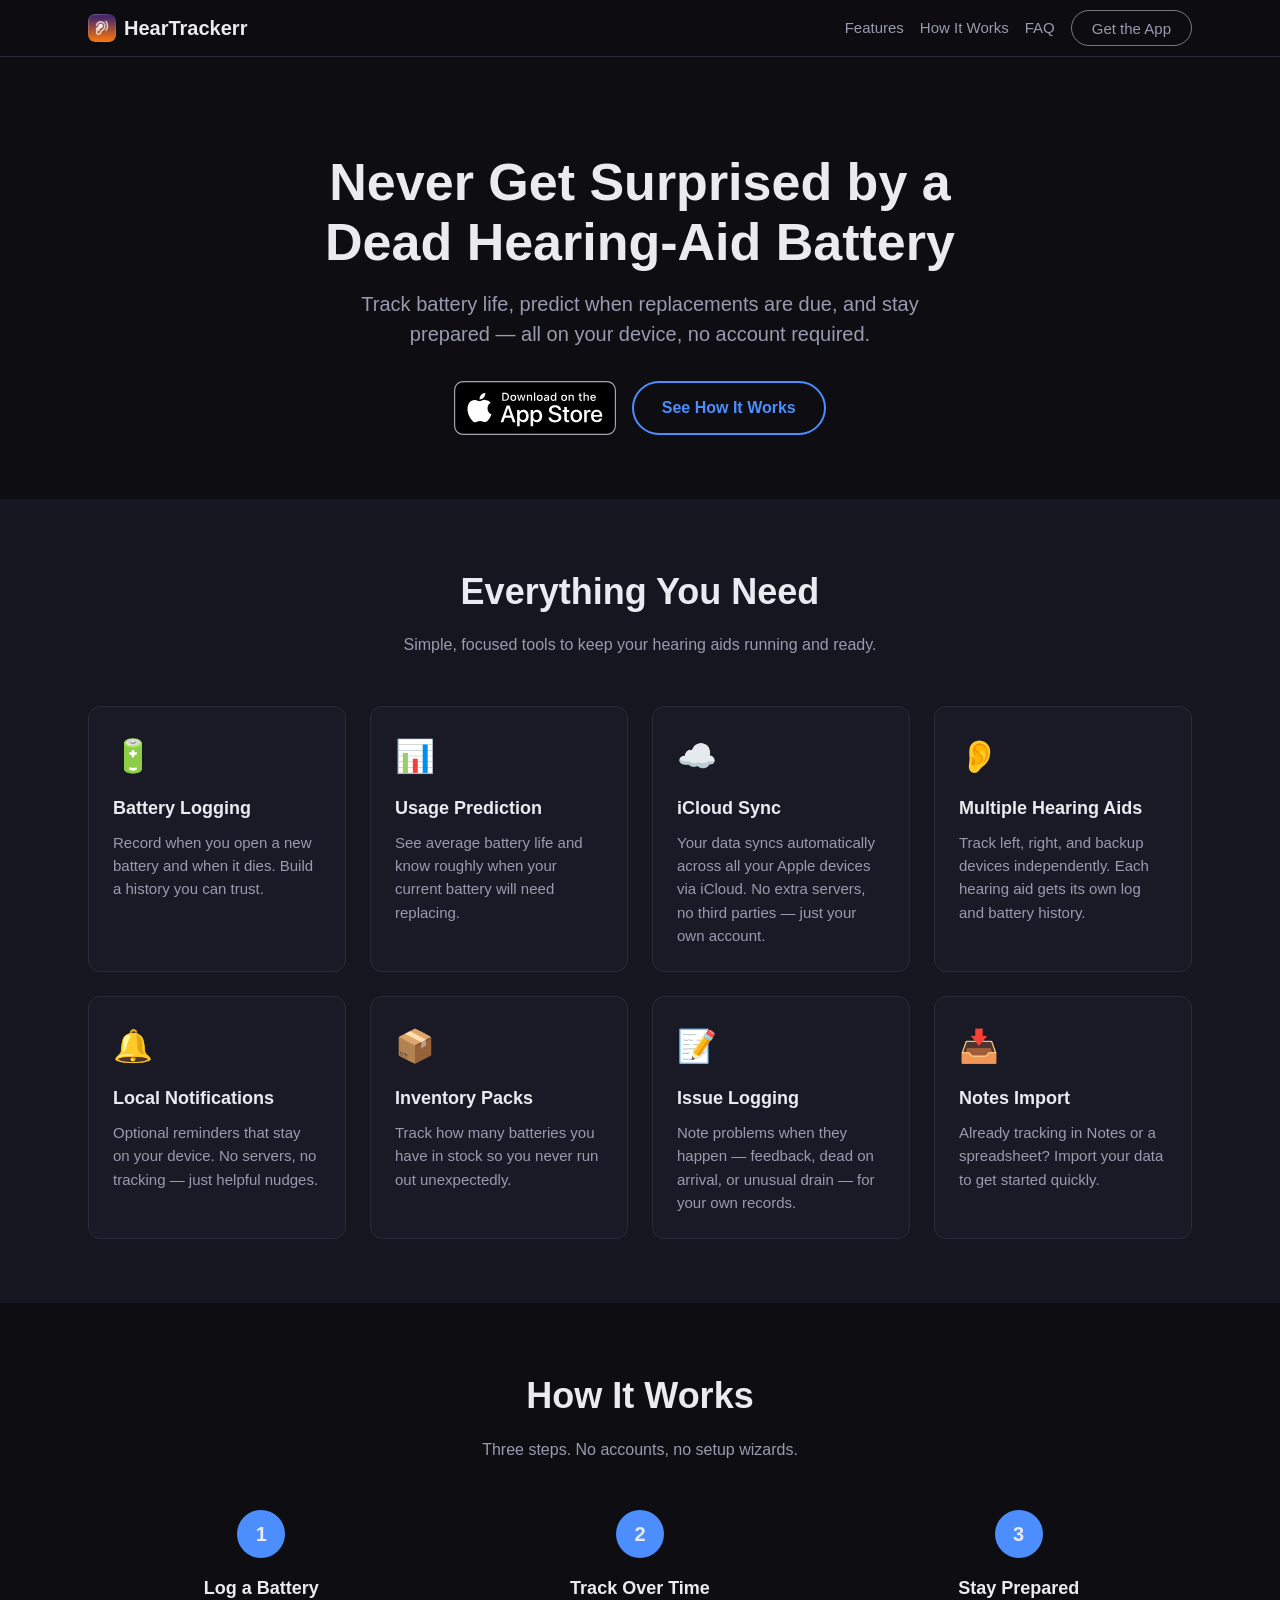
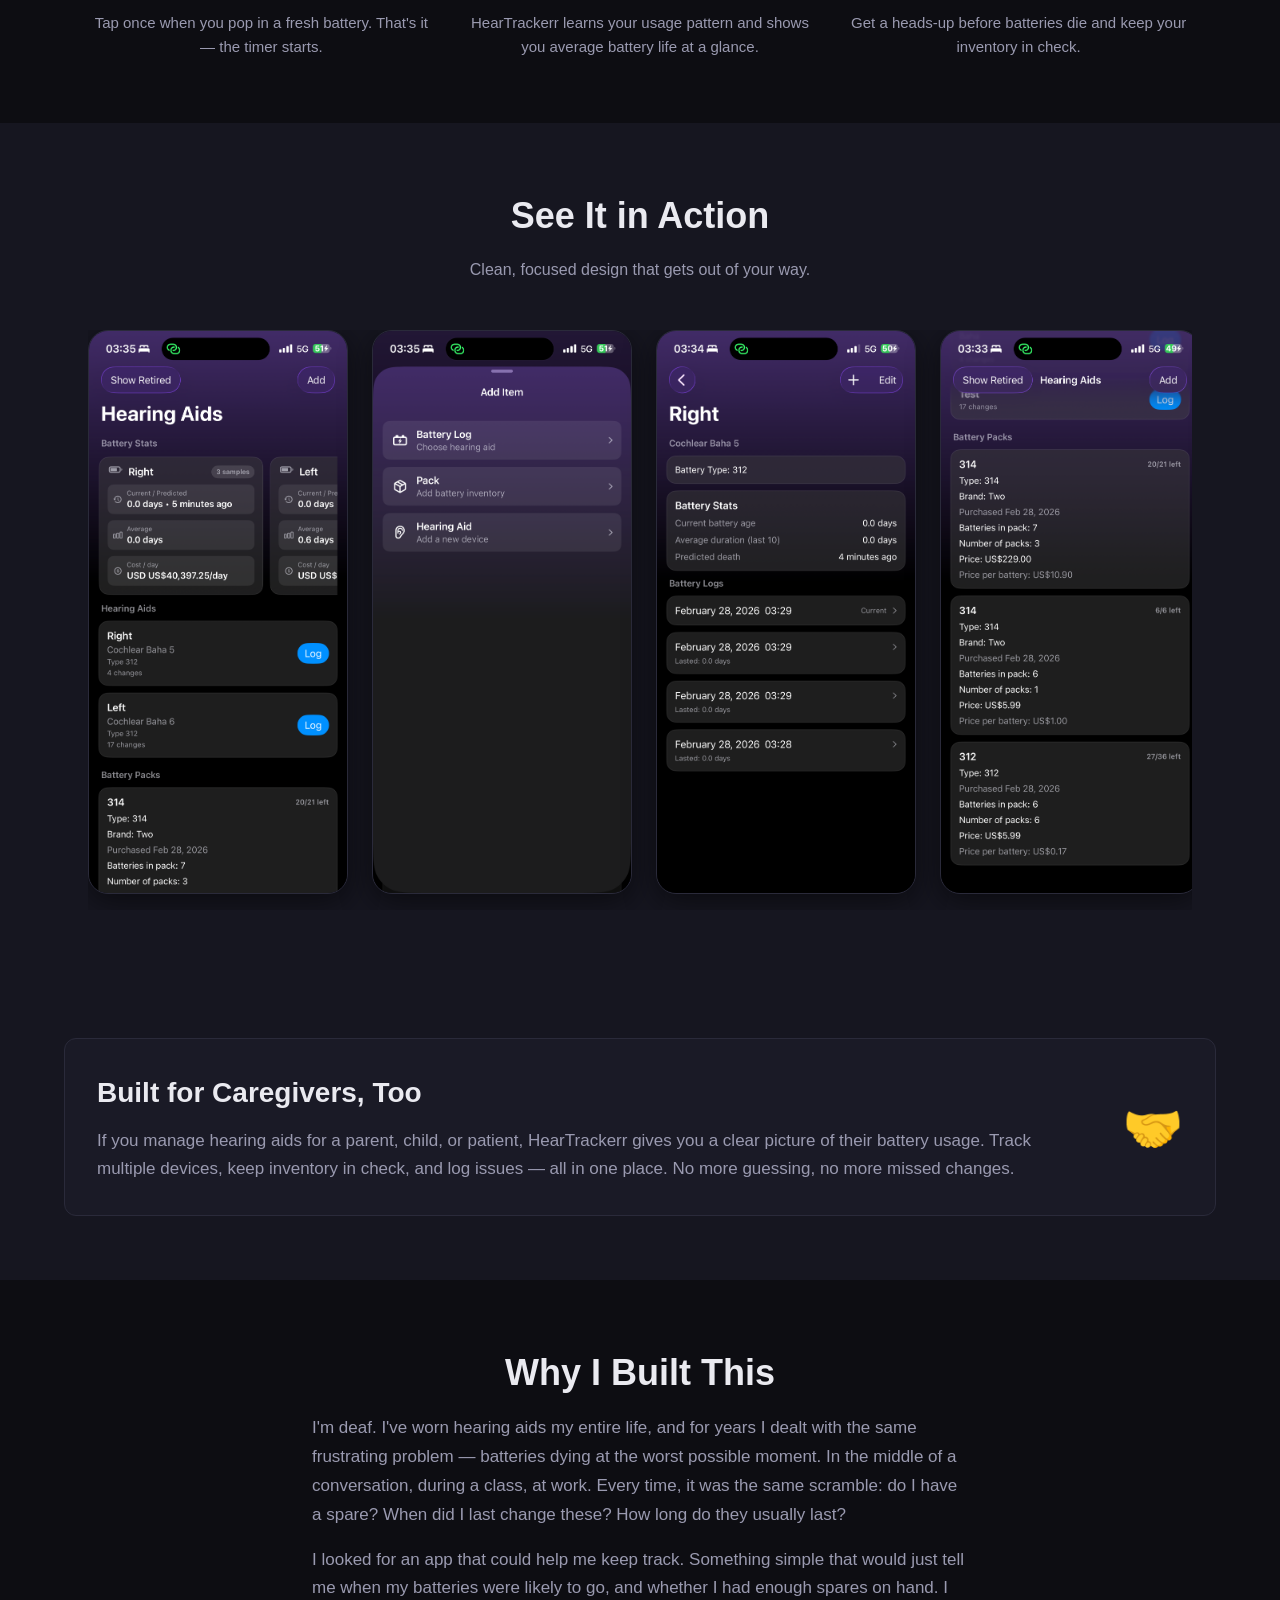
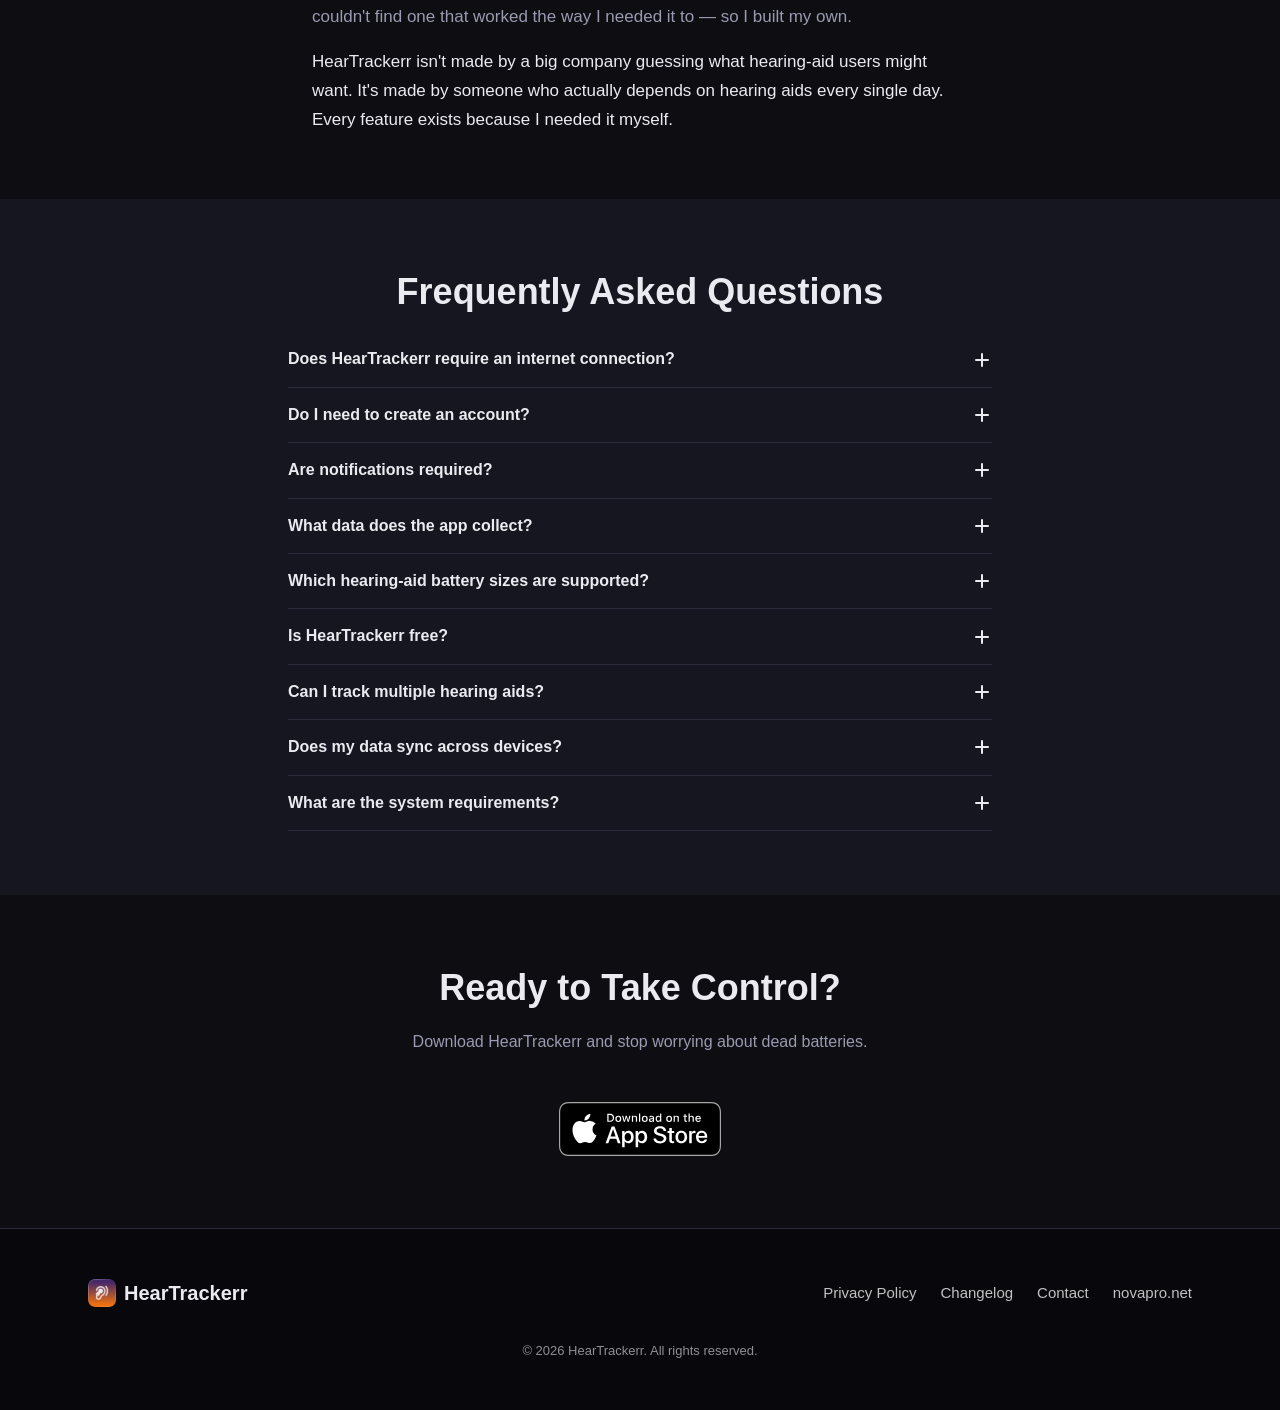
<file: Docs/index.html>
<!DOCTYPE html>
<html lang="en">
<head>
  <!--
    ============================================================
    HearTrackerr – Marketing Site
    ============================================================
    CUSTOMIZE BEFORE DEPLOYING:
    1. Replace APP_STORE_LINK with your actual App Store URL.
    2. Replace CONTACT_EMAIL with your support email address.
    3. Add real screenshot images to assets/img/ and update the
       <img> src attributes in the Screenshots section.
    4. Update OG image path (og:image) with your real domain.
    5. Replace placeholder testimonials in assets/reviews.json.
    6. Update sitemap.xml with your real domain.
    7. Update JSON-LD schema below with real App Store URL.
    ============================================================
  -->
  <meta charset="UTF-8" />
  <meta name="viewport" content="width=device-width, initial-scale=1.0" />
  <title>HearTrackerr – Never Get Surprised by a Dead Hearing-Aid Battery</title>
  <meta name="description" content="HearTrackerr helps hearing-aid users and caregivers track battery life, predict replacements, and stay prepared. Works offline, no account required." />
  <meta name="theme-color" content="#0d0d12" />

  <!-- Favicon -->
  <link rel="icon" type="image/png" href="assets/img/app-foreground.png" />
  <link rel="apple-touch-icon" href="assets/img/app-foreground.png" />

  <!-- Open Graph -->
  <meta property="og:type" content="website" />
  <meta property="og:title" content="HearTrackerr – Smart Hearing-Aid Battery Tracking" />
  <meta property="og:description" content="Log batteries, predict replacements, get local reminders. Works offline with no account required." />
  <meta property="og:image" content="https://hear.trackerr.ca/assets/img/app-icon.png" />
  <meta property="og:url" content="https://hear.trackerr.ca/" />

  <!-- Twitter Card -->
  <meta name="twitter:card" content="summary_large_image" />
  <meta name="twitter:title" content="HearTrackerr – Smart Hearing-Aid Battery Tracking" />
  <meta name="twitter:description" content="Log batteries, predict replacements, get local reminders. Works offline." />
  <meta name="twitter:image" content="https://hear.trackerr.ca/assets/img/app-icon.png" />

  <!-- JSON-LD Structured Data -->
  <script type="application/ld+json">
  {
    "@context": "https://schema.org",
    "@type": "SoftwareApplication",
    "name": "HearTrackerr",
    "description": "Track hearing-aid battery life, predict replacements, and manage inventory. Works offline, no account required.",
    "applicationCategory": "HealthApplication",
    "operatingSystem": "iOS",
    "offers": {
      "@type": "Offer",
      "url": "#APP_STORE_LINK",
      "priceCurrency": "USD",
      "price": "0"
    },
    "author": {
      "@type": "Organization",
      "name": "NovaPro",
      "url": "https://novapro.net"
    }
  }
  </script>

  <link rel="stylesheet" href="assets/styles.css" />
</head>
<body>

  <!-- Skip link -->
  <a class="skip-link" href="#main">Skip to content</a>

  <header class="site-header" role="banner">
    <div class="container">
      <a href="/" class="site-logo" aria-label="HearTrackerr home">
        <img src="assets/img/app-icon.png" alt="" class="site-logo__icon" width="28" height="28" />HearTrackerr
      </a>
      <nav aria-label="Primary">
        <ul id="nav-links" class="nav-links"></ul>
      </nav>
    </div>
  </header>

  <main id="main">

    <!-- ==================== HERO ==================== -->
    <section class="hero section" aria-labelledby="hero-heading">
      <div class="container">
        <h1 id="hero-heading" class="hero__headline">Never Get Surprised by a Dead Hearing-Aid Battery</h1>
        <p class="hero__sub">Track battery life, predict when replacements are due, and stay prepared — all on your device, no account required.</p>
        <div class="hero__ctas">
          <a href="#APP_STORE_LINK" class="app-store-badge" aria-label="Download on the App Store">
            <img src="assets/img/Download_on_the_App_Store_Badge_US-UK_RGB_blk_092917.svg" alt="Download on the App Store" height="54" />
          </a>
          <a href="#how-it-works" class="btn btn--secondary">See How It Works</a>
        </div>
      </div>
    </section>

    <!-- ==================== FEATURES ==================== -->
    <section id="features" class="section section--alt" aria-labelledby="features-heading">
      <div class="container">
        <h2 id="features-heading" class="section__heading">Everything You Need</h2>
        <p class="section__sub">Simple, focused tools to keep your hearing aids running and ready.</p>

        <div class="features__grid">
          <!-- Battery Logging -->
          <div class="card">
            <div class="card__icon" aria-hidden="true">🔋</div>
            <h3 class="card__title">Battery Logging</h3>
            <p class="card__text">Record when you open a new battery and when it dies. Build a history you can trust.</p>
          </div>

          <!-- Prediction -->
          <div class="card">
            <div class="card__icon" aria-hidden="true">📊</div>
            <h3 class="card__title">Usage Prediction</h3>
            <p class="card__text">See average battery life and know roughly when your current battery will need replacing.</p>
          </div>

          <!-- iCloud Sync -->
          <div class="card">
            <div class="card__icon" aria-hidden="true">☁️</div>
            <h3 class="card__title">iCloud Sync</h3>
            <p class="card__text">Your data syncs automatically across all your Apple devices via iCloud. No extra servers, no third parties — just your own account.</p>
          </div>

          <!-- Multiple Hearing Aids -->
          <div class="card">
            <div class="card__icon" aria-hidden="true">👂</div>
            <h3 class="card__title">Multiple Hearing Aids</h3>
            <p class="card__text">Track left, right, and backup devices independently. Each hearing aid gets its own log and battery history.</p>
          </div>

          <!-- Notifications -->
          <div class="card">
            <div class="card__icon" aria-hidden="true">🔔</div>
            <h3 class="card__title">Local Notifications</h3>
            <p class="card__text">Optional reminders that stay on your device. No servers, no tracking — just helpful nudges.</p>
          </div>

          <!-- Inventory Packs -->
          <div class="card">
            <div class="card__icon" aria-hidden="true">📦</div>
            <h3 class="card__title">Inventory Packs</h3>
            <p class="card__text">Track how many batteries you have in stock so you never run out unexpectedly.</p>
          </div>

          <!-- Issue Logging -->
          <div class="card">
            <div class="card__icon" aria-hidden="true">📝</div>
            <h3 class="card__title">Issue Logging</h3>
            <p class="card__text">Note problems when they happen — feedback, dead on arrival, or unusual drain — for your own records.</p>
          </div>

          <!-- Notes Import -->
          <div class="card">
            <div class="card__icon" aria-hidden="true">📥</div>
            <h3 class="card__title">Notes Import</h3>
            <p class="card__text">Already tracking in Notes or a spreadsheet? Import your data to get started quickly.</p>
          </div>
        </div>
      </div>
    </section>

    <!-- ==================== HOW IT WORKS ==================== -->
    <section id="how-it-works" class="section" aria-labelledby="hiw-heading">
      <div class="container">
        <h2 id="hiw-heading" class="section__heading">How It Works</h2>
        <p class="section__sub">Three steps. No accounts, no setup wizards.</p>

        <div class="steps">
          <div class="step">
            <div class="step__number" aria-hidden="true">1</div>
            <h3 class="step__title">Log a Battery</h3>
            <p class="step__text">Tap once when you pop in a fresh battery. That's it — the timer starts.</p>
          </div>
          <div class="step">
            <div class="step__number" aria-hidden="true">2</div>
            <h3 class="step__title">Track Over Time</h3>
            <p class="step__text">HearTrackerr learns your usage pattern and shows you average battery life at a glance.</p>
          </div>
          <div class="step">
            <div class="step__number" aria-hidden="true">3</div>
            <h3 class="step__title">Stay Prepared</h3>
            <p class="step__text">Get a heads-up before batteries die and keep your inventory in check.</p>
          </div>
        </div>
      </div>
    </section>

    <!-- ==================== SCREENSHOTS ==================== -->
    <section id="screenshots" class="section section--alt" aria-labelledby="screenshots-heading">
      <div class="container">
        <h2 id="screenshots-heading" class="section__heading">See It in Action</h2>
        <p class="section__sub">Clean, focused design that gets out of your way.</p>

        <div class="screenshots__carousel" role="region" aria-label="App screenshots" tabindex="0">
          <img src="assets/img/screenshots/home.png" alt="HearTrackerr home screen showing current battery status" width="280" height="607" loading="lazy" />
          <img src="assets/img/screenshots/log.png" alt="Battery log history view" width="280" height="607" loading="lazy" />
          <img src="assets/img/screenshots/stats.png" alt="Battery statistics and predictions" width="280" height="607" loading="lazy" />
          <img src="assets/img/screenshots/packs.png" alt="Battery inventory packs view" width="280" height="607" loading="lazy" />
          <img src="assets/img/screenshots/settings.png" alt="Settings and notification preferences" width="280" height="607" loading="lazy" />
        </div>
      </div>
    </section>

    <!-- ==================== SOCIAL PROOF ==================== -->
    <!-- Reviews are loaded from assets/reviews.json -->
    <section id="reviews" class="section" aria-labelledby="reviews-heading" hidden>
      <div class="container">
        <h2 id="reviews-heading" class="section__heading">What People Are Saying</h2>
        <p class="section__sub">Real feedback from hearing-aid users and caregivers.</p>

        <div id="testimonials-grid" class="testimonials__grid"></div>
      </div>
    </section>

    <!-- ==================== FOR CAREGIVERS ==================== -->
    <section id="caregivers" class="section section--alt" aria-labelledby="caregivers-heading">
      <div class="container callout">
        <div class="callout__text">
          <h2 id="caregivers-heading" class="callout__heading">Built for Caregivers, Too</h2>
          <p>If you manage hearing aids for a parent, child, or patient, HearTrackerr gives you a clear picture of their battery usage. Track multiple devices, keep inventory in check, and log issues — all in one place. No more guessing, no more missed changes.</p>
        </div>
        <div class="callout__icon" aria-hidden="true">🤝</div>
      </div>
    </section>

    <!-- ==================== WHY I BUILT THIS ==================== -->
    <section id="story" class="section" aria-labelledby="story-heading">
      <div class="container story">
        <h2 id="story-heading" class="section__heading">Why I Built This</h2>
        <div class="story__body">
          <p>I'm deaf. I've worn hearing aids my entire life, and for years I dealt with the same frustrating problem — batteries dying at the worst possible moment. In the middle of a conversation, during a class, at work. Every time, it was the same scramble: do I have a spare? When did I last change these? How long do they usually last?</p>
          <p>I looked for an app that could help me keep track. Something simple that would just tell me when my batteries were likely to go, and whether I had enough spares on hand. I couldn't find one that worked the way I needed it to — so I built my own.</p>
          <p>HearTrackerr isn't made by a big company guessing what hearing-aid users might want. It's made by someone who actually depends on hearing aids every single day. Every feature exists because I needed it myself.</p>
        </div>
      </div>
    </section>

    <!-- ==================== FAQ ==================== -->
    <!-- FAQ items are loaded from assets/faq.json -->
    <section id="faq" class="section section--alt" aria-labelledby="faq-heading" hidden>
      <div class="container">
        <h2 id="faq-heading" class="section__heading">Frequently Asked Questions</h2>

        <div id="faq-list" class="faq__list"></div>
      </div>
    </section>

    <!-- ==================== ACCESSIBILITY ==================== -->
    <section id="accessibility" class="section" aria-labelledby="a11y-heading" hidden>
      <div class="container callout">
        <div class="callout__text">
          <h2 id="a11y-heading" class="callout__heading">Designed with Accessibility in Mind</h2>
          <p>HearTrackerr is built by someone who depends on hearing aids every day. The app supports Dynamic Type for larger text, works with VoiceOver screen reader, and uses high-contrast colors throughout. Every tap target is sized for comfort, and the interface keeps clutter to a minimum so you can find what you need fast.</p>
        </div>
        <div class="callout__icon" aria-hidden="true">♿</div>
      </div>
    </section>

    <!-- ==================== BOTTOM CTA ==================== -->
    <section class="section" aria-labelledby="cta-heading" style="text-align:center;">
      <div class="container">
        <h2 id="cta-heading" class="section__heading">Ready to Take Control?</h2>
        <p class="section__sub">Download HearTrackerr and stop worrying about dead batteries.</p>
        <a href="#APP_STORE_LINK" class="app-store-badge" aria-label="Download on the App Store">
          <img src="assets/img/Download_on_the_App_Store_Badge_US-UK_RGB_blk_092917.svg" alt="Download on the App Store" height="54" />
        </a>
      </div>
    </section>

  </main>

  <footer class="site-footer" role="contentinfo">
    <div class="container">
      <span class="site-logo">
        <img src="assets/img/app-icon.png" alt="" class="site-logo__icon" width="28" height="28" />HearTrackerr
      </span>
      <ul id="footer-links" class="footer__links"></ul>
      <p id="footer-copy" class="footer__copy"></p>
    </div>
  </footer>

  <script src="assets/main.js"></script>
</body>
</html>
</file>
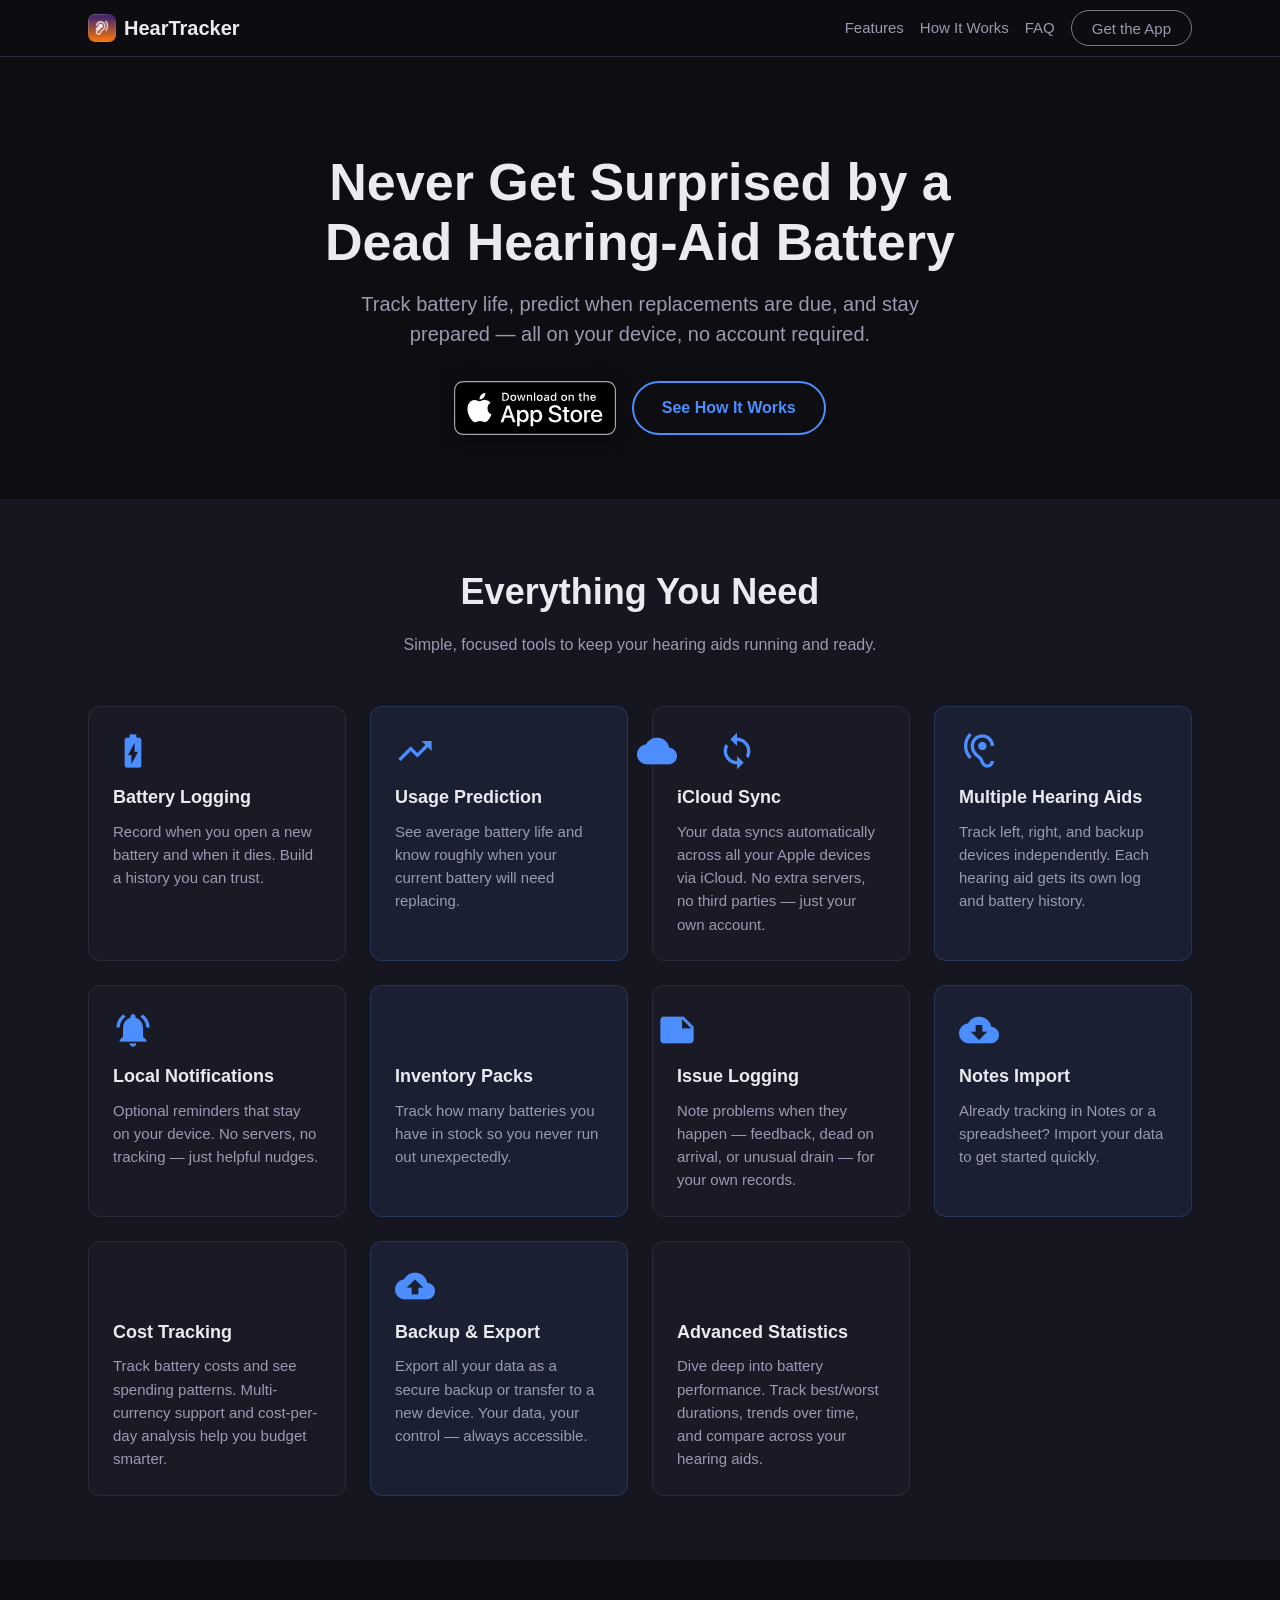
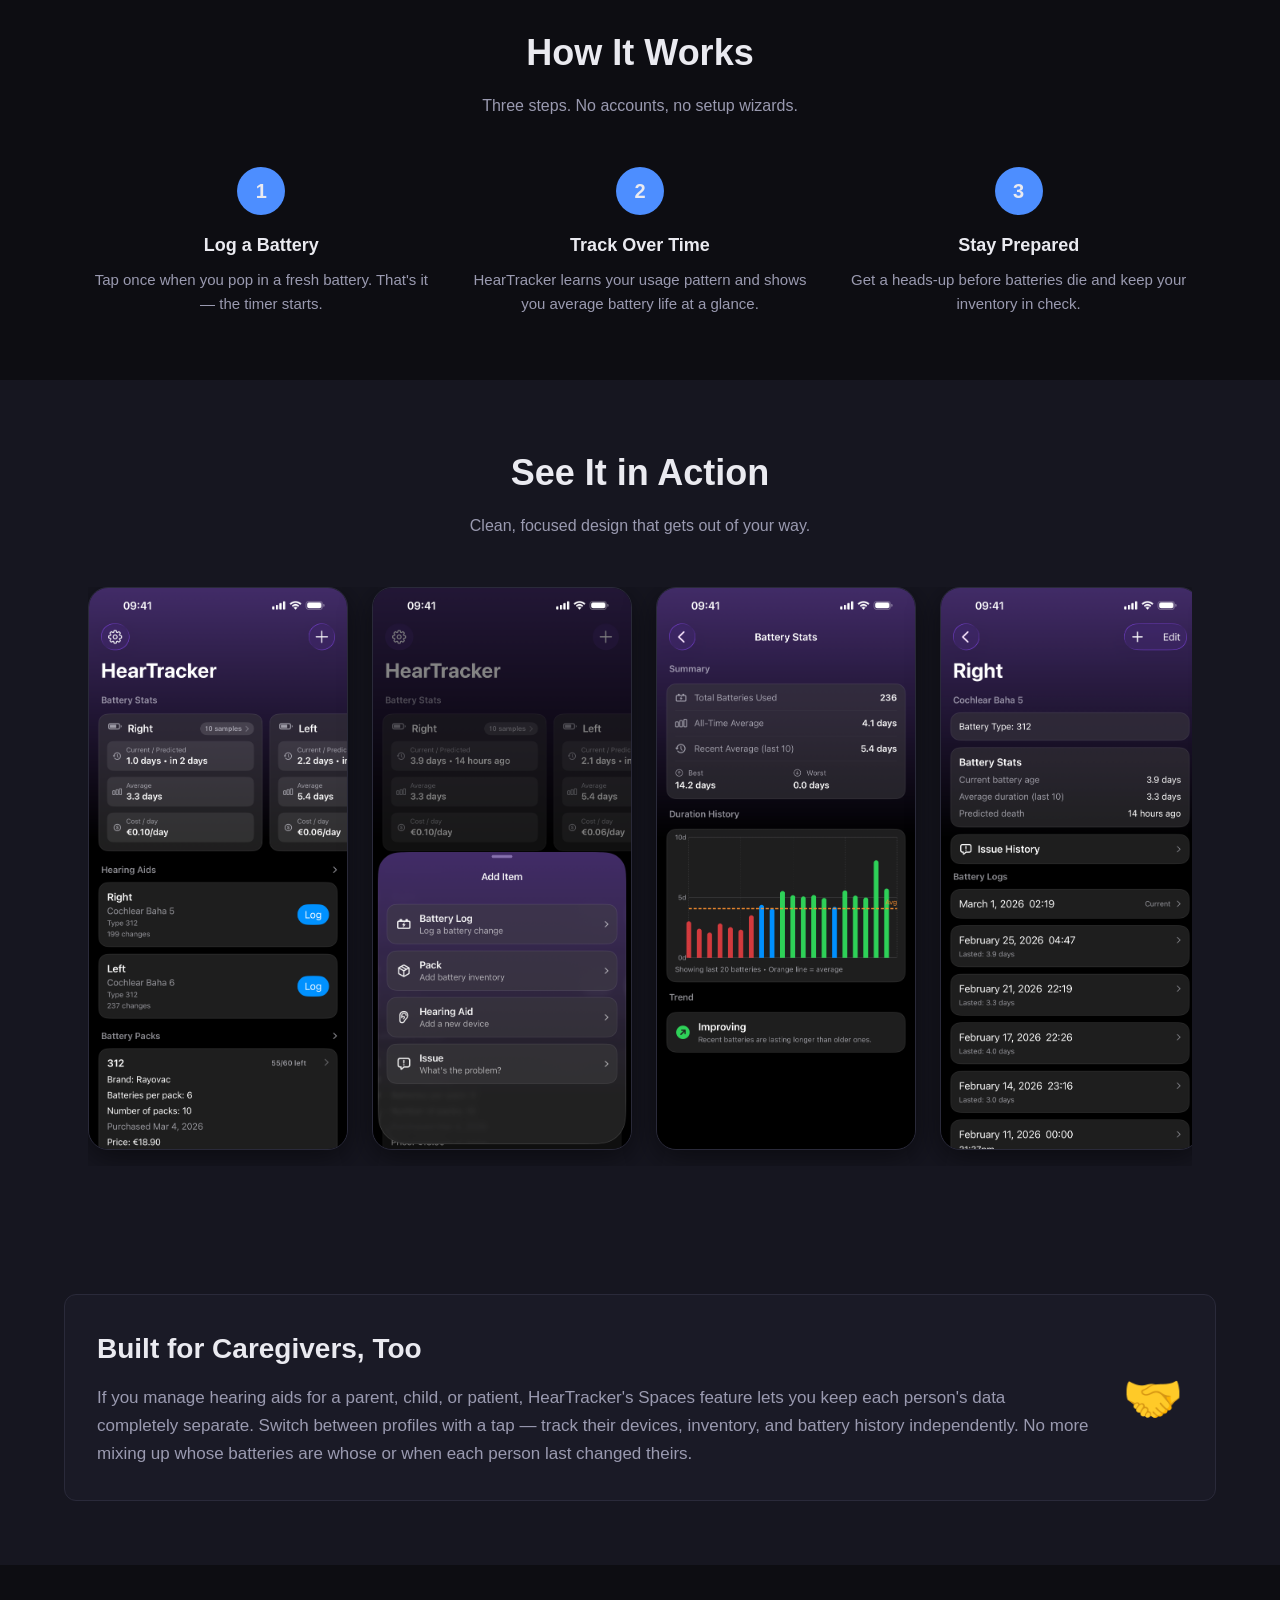
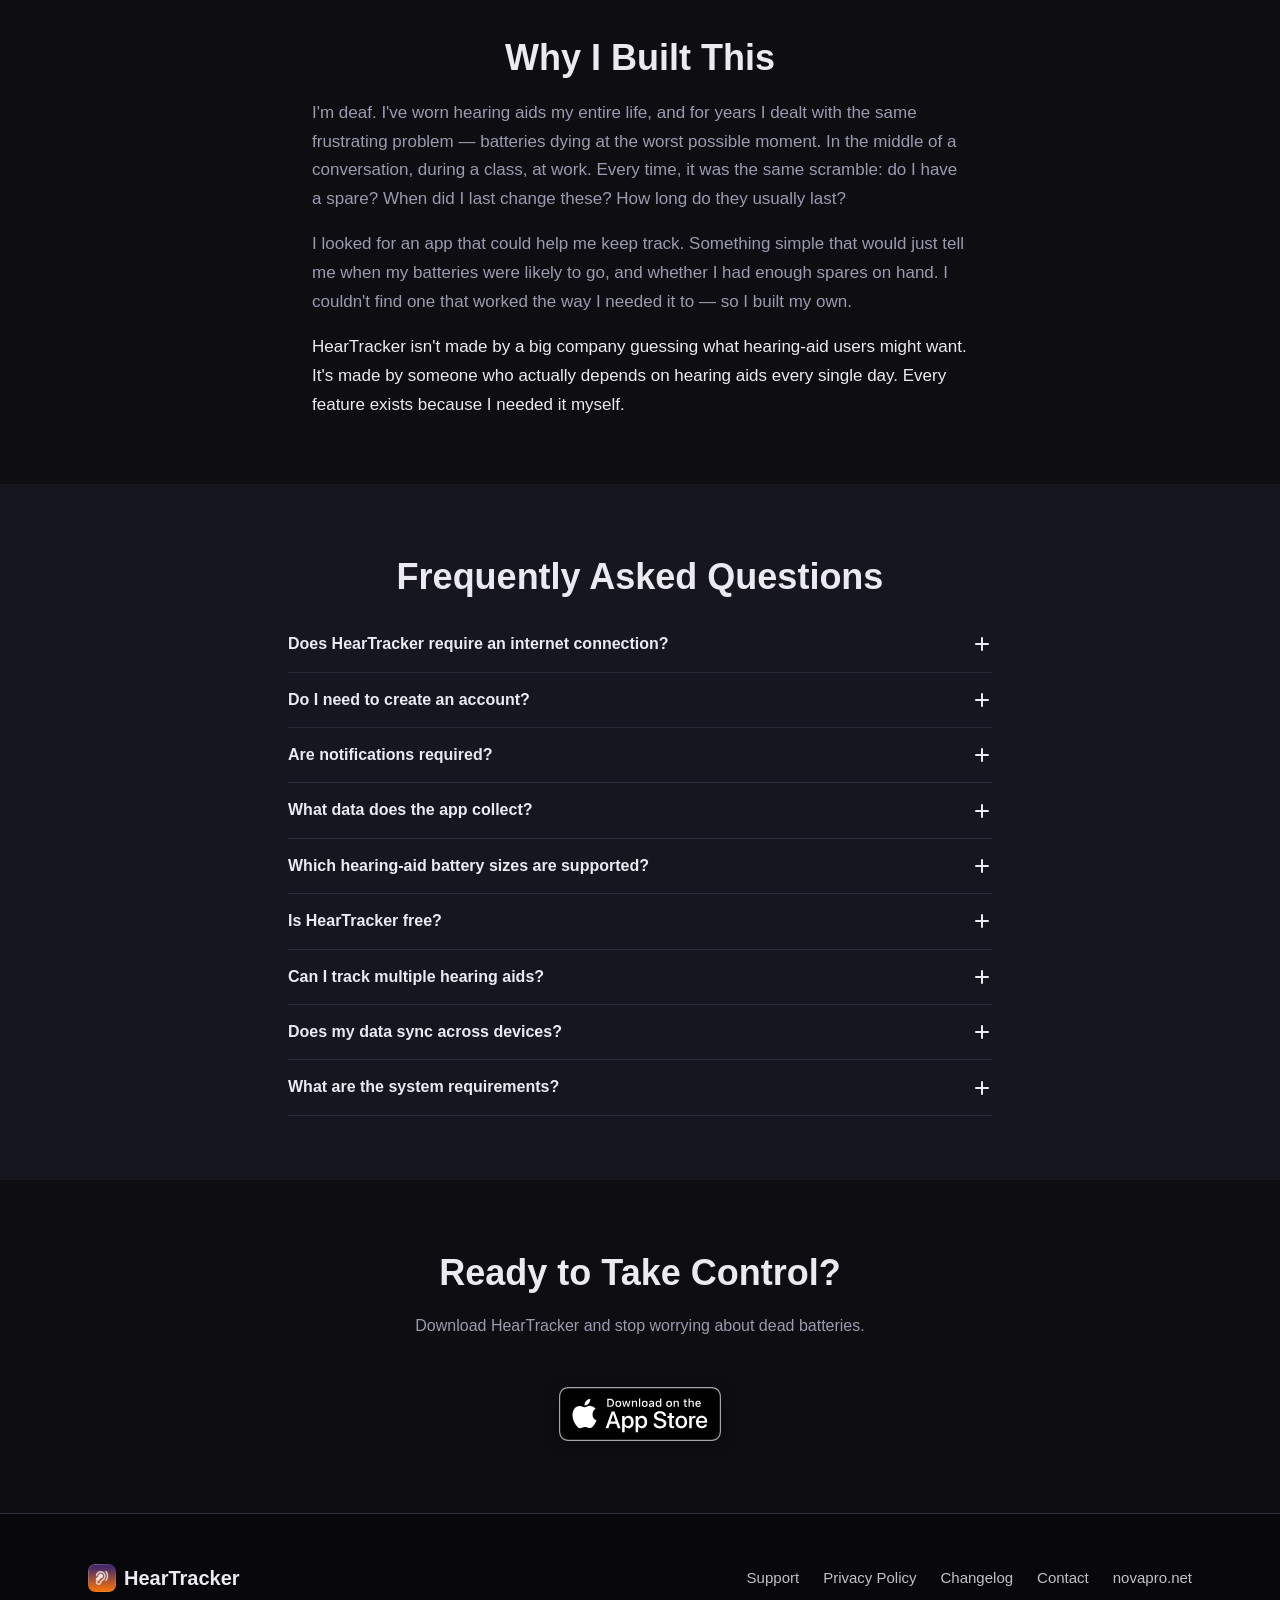
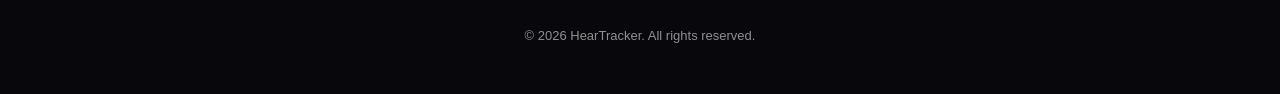
<file: html/index.html>
<!DOCTYPE html>
<html lang="en">
<head>
  <!--
    ============================================================
    HearTracker – Marketing Site
    ============================================================
    CUSTOMIZE BEFORE DEPLOYING:
    1. Replace APP_STORE_LINK with your actual App Store URL.
    2. Replace CONTACT_EMAIL with your support email address.
    3. Add real screenshot images to assets/img/ and update the
       <img> src attributes in the Screenshots section.
    4. Update OG image path (og:image) with your real domain.
    5. Replace placeholder testimonials in assets/reviews.json.
    6. Update sitemap.xml with your real domain.
    7. Update JSON-LD schema below with real App Store URL.
    ============================================================
  -->
  <meta charset="UTF-8" />
  <meta name="viewport" content="width=device-width, initial-scale=1.0, viewport-fit=cover" />
  <title>HearTracker – Never Get Surprised by a Dead Hearing-Aid Battery</title>
  <meta name="description" content="HearTracker helps hearing-aid users and caregivers track battery life, predict replacements, and stay prepared. Works offline, no account required. Get smart battery management on the App Store." />
  <meta name="theme-color" content="#0d0d12" />
  <meta name="author" content="Daniel Kravec" />
  <meta name="keywords" content="hearing aid, battery tracking, battery life prediction, health app, iOS app, hearing aid management" />
  <meta name="apple-mobile-web-app-capable" content="yes" />
  <meta name="apple-mobile-web-app-status-bar-style" content="black-translucent" />

  <!-- Favicon -->
  <link rel="icon" type="image/png" href="assets/img/app-foreground.png" />
  <link rel="apple-touch-icon" href="assets/img/app-foreground.png" />
  
  <!-- Preload critical resources -->
  <link rel="preload" as="style" href="assets/styles.css" />
  <link rel="preload" as="image" href="assets/img/app-icon.png" />
  <link rel="preload" as="script" href="assets/main.js" />
  
  <!-- Google Material Icons -->
  <link rel="stylesheet" href="https://fonts.googleapis.com/icon?family=Material+Icons" />

  <!-- Open Graph -->
  <meta property="og:type" content="website" />
  <meta property="og:title" content="HearTracker – Smart Hearing-Aid Battery Tracking" />
  <meta property="og:description" content="Track battery life, get predictions, manage inventory. Works offline with no account. Download on the App Store." />
  <meta property="og:image" content="https://hear.trackerr.ca/assets/img/app-icon.png" />
  <meta property="og:image:width" content="1200" />
  <meta property="og:image:height" content="630" />
  <meta property="og:url" content="https://hear.trackerr.ca/" />
  <meta property="og:site_name" content="HearTracker" />

  <!-- Twitter Card -->
  <meta name="twitter:card" content="summary_large_image" />
  <meta name="twitter:title" content="HearTracker – Smart Hearing-Aid Battery Tracking" />
  <meta name="twitter:description" content="Log batteries, predict replacements, get local reminders. Works offline." />
  <meta name="twitter:image" content="https://hear.trackerr.ca/assets/img/app-icon.png" />

  <!-- JSON-LD Structured Data -->
  <script type="application/ld+json">
  {
    "@context": "https://schema.org",
    "@type": "SoftwareApplication",
    "name": "HearTracker",
    "description": "Track hearing-aid battery life, predict replacements, and manage inventory. Works offline, no account required.",
    "applicationCategory": "HealthApplication",
    "operatingSystem": "iOS",
    "applicationSubCategory": "HealthApplication",
    "aggregateRating": {
      "@type": "AggregateRating",
      "ratingValue": "4.8",
      "ratingCount": "120",
      "bestRating": "5",
      "worstRating": "1"
    },
    "offers": {
      "@type": "Offer",
      "url": "https://apps.apple.com/app/heartracker/id6759507667",
      "priceCurrency": "USD",
      "price": "0"
    },
    "author": {
      "@type": "Organization",
      "name": "NovaPro",
      "url": "https://novapro.net"
    }
  }
  </script>

  <link rel="stylesheet" href="assets/styles.css" />

  <!-- Swetrix Analytics -->
  <script src="https://swetrix.org/swetrix.js" defer></script>
  <noscript>
    <img
      src="https://analytics.novapro.net/backend/log/noscript?pid=YalT6GVSsKxf"
      alt=""
      referrerpolicy="no-referrer-when-downgrade"
    />
  </noscript>
</head>
<body>

  <!-- Skip link -->
  <a class="skip-link" href="#main">Skip to content</a>

  <header class="site-header" role="banner">
    <div class="container">
      <a href="/" class="site-logo" aria-label="HearTracker home">
        <img src="assets/img/app-icon.png" alt="" class="site-logo__icon" width="28" height="28" />HearTracker
      </a>
      <nav aria-label="Primary">
        <ul id="nav-links" class="nav-links"></ul>
      </nav>
    </div>
  </header>

  <main id="main">

    <!-- ==================== HERO ==================== -->
    <section class="hero section" aria-labelledby="hero-heading">
      <div class="container">
        <h1 id="hero-heading" class="hero__headline">Never Get Surprised by a Dead Hearing-Aid Battery</h1>
        <p class="hero__sub">Track battery life, predict when replacements are due, and stay prepared — all on your device, no account required.</p>
        <div class="hero__ctas">
          <a href="https://apps.apple.com/app/heartracker/id6759507667" class="app-store-badge" aria-label="Download on the App Store" target="_blank">
            <img src="assets/img/Download_on_the_App_Store_Badge_US-UK_RGB_blk_092917.svg" alt="Download on the App Store" height="54" />
          </a>
          <a href="#how-it-works" class="btn btn--secondary">See How It Works</a>
        </div>
      </div>
    </section>

    <!-- ==================== FEATURES ==================== -->
    <section id="features" class="section section--alt" aria-labelledby="features-heading">
      <div class="container">
        <h2 id="features-heading" class="section__heading">Everything You Need</h2>
        <p class="section__sub">Simple, focused tools to keep your hearing aids running and ready.</p>

        <div class="features__grid">
          <!-- Battery Logging -->
          <div class="card">
            <div class="card__icon" aria-hidden="true"><i class="material-icons">battery_charging_full</i></div>
            <h3 class="card__title">Battery Logging</h3>
            <p class="card__text">Record when you open a new battery and when it dies. Build a history you can trust.</p>
          </div>

          <!-- Prediction -->
          <div class="card">
            <div class="card__icon" aria-hidden="true"><i class="material-icons">trending_up</i></div>
            <h3 class="card__title">Usage Prediction</h3>
            <p class="card__text">See average battery life and know roughly when your current battery will need replacing.</p>
          </div>

          <!-- iCloud Sync -->
          <div class="card">
            <div class="card__icon" aria-hidden="true"><i class="material-icons">cloud_sync</i></div>
            <h3 class="card__title">iCloud Sync</h3>
            <p class="card__text">Your data syncs automatically across all your Apple devices via iCloud. No extra servers, no third parties — just your own account.</p>
          </div>

          <!-- Multiple Hearing Aids -->
          <div class="card">
            <div class="card__icon" aria-hidden="true"><i class="material-icons">hearing</i></div>
            <h3 class="card__title">Multiple Hearing Aids</h3>
            <p class="card__text">Track left, right, and backup devices independently. Each hearing aid gets its own log and battery history.</p>
          </div>

          <!-- Notifications -->
          <div class="card">
            <div class="card__icon" aria-hidden="true"><i class="material-icons">notifications_active</i></div>
            <h3 class="card__title">Local Notifications</h3>
            <p class="card__text">Optional reminders that stay on your device. No servers, no tracking — just helpful nudges.</p>
          </div>

          <!-- Inventory Packs -->
          <div class="card">
            <div class="card__icon" aria-hidden="true"><i class="material-icons">inventory_2</i></div>
            <h3 class="card__title">Inventory Packs</h3>
            <p class="card__text">Track how many batteries you have in stock so you never run out unexpectedly.</p>
          </div>

          <!-- Issue Logging -->
          <div class="card">
            <div class="card__icon" aria-hidden="true"><i class="material-icons">notes</i></div>
            <h3 class="card__title">Issue Logging</h3>
            <p class="card__text">Note problems when they happen — feedback, dead on arrival, or unusual drain — for your own records.</p>
          </div>

          <!-- Notes Import -->
          <div class="card">
            <div class="card__icon" aria-hidden="true"><i class="material-icons">cloud_download</i></div>
            <h3 class="card__title">Notes Import</h3>
            <p class="card__text">Already tracking in Notes or a spreadsheet? Import your data to get started quickly.</p>
          </div>

          <!-- Cost Tracking -->
          <div class="card">
            <div class="card__icon" aria-hidden="true"><i class="material-icons">paid</i></div>
            <h3 class="card__title">Cost Tracking</h3>
            <p class="card__text">Track battery costs and see spending patterns. Multi-currency support and cost-per-day analysis help you budget smarter.</p>
          </div>

          <!-- Backup & Security -->
          <div class="card">
            <div class="card__icon" aria-hidden="true"><i class="material-icons">backup</i></div>
            <h3 class="card__title">Backup & Export</h3>
            <p class="card__text">Export all your data as a secure backup or transfer to a new device. Your data, your control — always accessible.</p>
          </div>

          <!-- Advanced Statistics -->
          <div class="card">
            <div class="card__icon" aria-hidden="true"><i class="material-icons">analytics</i></div>
            <h3 class="card__title">Advanced Statistics</h3>
            <p class="card__text">Dive deep into battery performance. Track best/worst durations, trends over time, and compare across your hearing aids.</p>
          </div>
        </div>
      </div>
    </section>

    <!-- ==================== HOW IT WORKS ==================== -->
    <section id="how-it-works" class="section" aria-labelledby="hiw-heading">
      <div class="container">
        <h2 id="hiw-heading" class="section__heading">How It Works</h2>
        <p class="section__sub">Three steps. No accounts, no setup wizards.</p>

        <div class="steps">
          <div class="step">
            <div class="step__number" aria-hidden="true">1</div>
            <h3 class="step__title">Log a Battery</h3>
            <p class="step__text">Tap once when you pop in a fresh battery. That's it — the timer starts.</p>
          </div>
          <div class="step">
            <div class="step__number" aria-hidden="true">2</div>
            <h3 class="step__title">Track Over Time</h3>
            <p class="step__text">HearTracker learns your usage pattern and shows you average battery life at a glance.</p>
          </div>
          <div class="step">
            <div class="step__number" aria-hidden="true">3</div>
            <h3 class="step__title">Stay Prepared</h3>
            <p class="step__text">Get a heads-up before batteries die and keep your inventory in check.</p>
          </div>
        </div>
      </div>
    </section>

    <!-- ==================== SCREENSHOTS ==================== -->
    <section id="screenshots" class="section section--alt" aria-labelledby="screenshots-heading">
      <div class="container">
        <h2 id="screenshots-heading" class="section__heading">See It in Action</h2>
        <p class="section__sub">Clean, focused design that gets out of your way.</p>

        <div class="screenshots__carousel" role="region" aria-label="App screenshots" tabindex="0">
          <img src="assets/img/screenshots/home.png" alt="HearTracker home screen showing current battery status" width="280" height="607" loading="lazy" />
          <img src="assets/img/screenshots/log.png" alt="Battery log history view" width="280" height="607" loading="lazy" />
          <img src="assets/img/screenshots/stats.png" alt="Battery statistics and predictions" width="280" height="607" loading="lazy" />
          <img src="assets/img/screenshots/hearing_aid.png" alt="Hearing aid detail view with battery history" width="280" height="607" loading="lazy" />
          <img src="assets/img/screenshots/packs.png" alt="Battery inventory packs view" width="280" height="607" loading="lazy" />
          <img src="assets/img/screenshots/notifications.png" alt="Notification settings for battery alerts" width="280" height="607" loading="lazy" />
          <img src="assets/img/screenshots/spaces.png" alt="Spaces feature for managing multiple people" width="280" height="607" loading="lazy" />
        </div>
      </div>
    </section>

    <!-- ==================== SOCIAL PROOF ==================== -->
    <!-- Reviews are loaded from assets/reviews.json -->
    <section id="reviews" class="section" aria-labelledby="reviews-heading" hidden>
      <div class="container">
        <h2 id="reviews-heading" class="section__heading">What People Are Saying</h2>
        <p class="section__sub">Real feedback from hearing-aid users and caregivers.</p>

        <div id="testimonials-grid" class="testimonials__grid"></div>
      </div>
    </section>

    <!-- ==================== FOR CAREGIVERS ==================== -->
    <section id="caregivers" class="section section--alt" aria-labelledby="caregivers-heading">
      <div class="container callout">
        <div class="callout__text">
          <h2 id="caregivers-heading" class="callout__heading">Built for Caregivers, Too</h2>
          <p>If you manage hearing aids for a parent, child, or patient, HearTracker's Spaces feature lets you keep each person's data completely separate. Switch between profiles with a tap — track their devices, inventory, and battery history independently. No more mixing up whose batteries are whose or when each person last changed theirs.</p>
        </div>
        <div class="callout__icon" aria-hidden="true">🤝</div>
      </div>
    </section>

    <!-- ==================== WHY I BUILT THIS ==================== -->
    <section id="story" class="section" aria-labelledby="story-heading">
      <div class="container story">
        <h2 id="story-heading" class="section__heading">Why I Built This</h2>
        <div class="story__body">
          <p>I'm deaf. I've worn hearing aids my entire life, and for years I dealt with the same frustrating problem — batteries dying at the worst possible moment. In the middle of a conversation, during a class, at work. Every time, it was the same scramble: do I have a spare? When did I last change these? How long do they usually last?</p>
          <p>I looked for an app that could help me keep track. Something simple that would just tell me when my batteries were likely to go, and whether I had enough spares on hand. I couldn't find one that worked the way I needed it to — so I built my own.</p>
          <p>HearTracker isn't made by a big company guessing what hearing-aid users might want. It's made by someone who actually depends on hearing aids every single day. Every feature exists because I needed it myself.</p>
        </div>
      </div>
    </section>

    <!-- ==================== FAQ ==================== -->
    <!-- FAQ items are loaded from assets/faq.json -->
    <section id="faq" class="section section--alt" aria-labelledby="faq-heading">
      <div class="container">
        <h2 id="faq-heading" class="section__heading">Frequently Asked Questions</h2>

        <div id="faq-list" class="faq__list"></div>
      </div>
    </section>

    <!-- ==================== ACCESSIBILITY ==================== -->
    <section id="accessibility" class="section" aria-labelledby="a11y-heading" hidden>
      <div class="container callout">
        <div class="callout__text">
          <h2 id="a11y-heading" class="callout__heading">Designed with Accessibility in Mind</h2>
          <p>HearTracker is built by someone who depends on hearing aids every day. The app supports Dynamic Type for larger text, works with VoiceOver screen reader, and uses high-contrast colors throughout. Every tap target is sized for comfort, and the interface keeps clutter to a minimum so you can find what you need fast.</p>
        </div>
        <div class="callout__icon" aria-hidden="true">♿</div>
      </div>
    </section>

    <!-- ==================== BOTTOM CTA ==================== -->
    <section class="section" aria-labelledby="cta-heading" style="text-align:center;">
      <div class="container">
        <h2 id="cta-heading" class="section__heading">Ready to Take Control?</h2>
        <p class="section__sub">Download HearTracker and stop worrying about dead batteries.</p>
        <a href="https://apps.apple.com/app/heartracker/id6759507667" class="app-store-badge" aria-label="Download on the App Store" target="_blank">
          <img src="assets/img/Download_on_the_App_Store_Badge_US-UK_RGB_blk_092917.svg" alt="Download on the App Store" height="54" />
        </a>
      </div>
    </section>

  </main>

  <footer class="site-footer" role="contentinfo">
    <div class="container">
      <span class="site-logo">
        <img src="assets/img/app-icon.png" alt="" class="site-logo__icon" width="28" height="28" />HearTracker
      </span>
      <ul id="footer-links" class="footer__links"></ul>
      <p id="footer-copy" class="footer__copy"></p>
    </div>
  </footer>

  <script src="assets/main.js"></script>
</body>
</html>
</file>
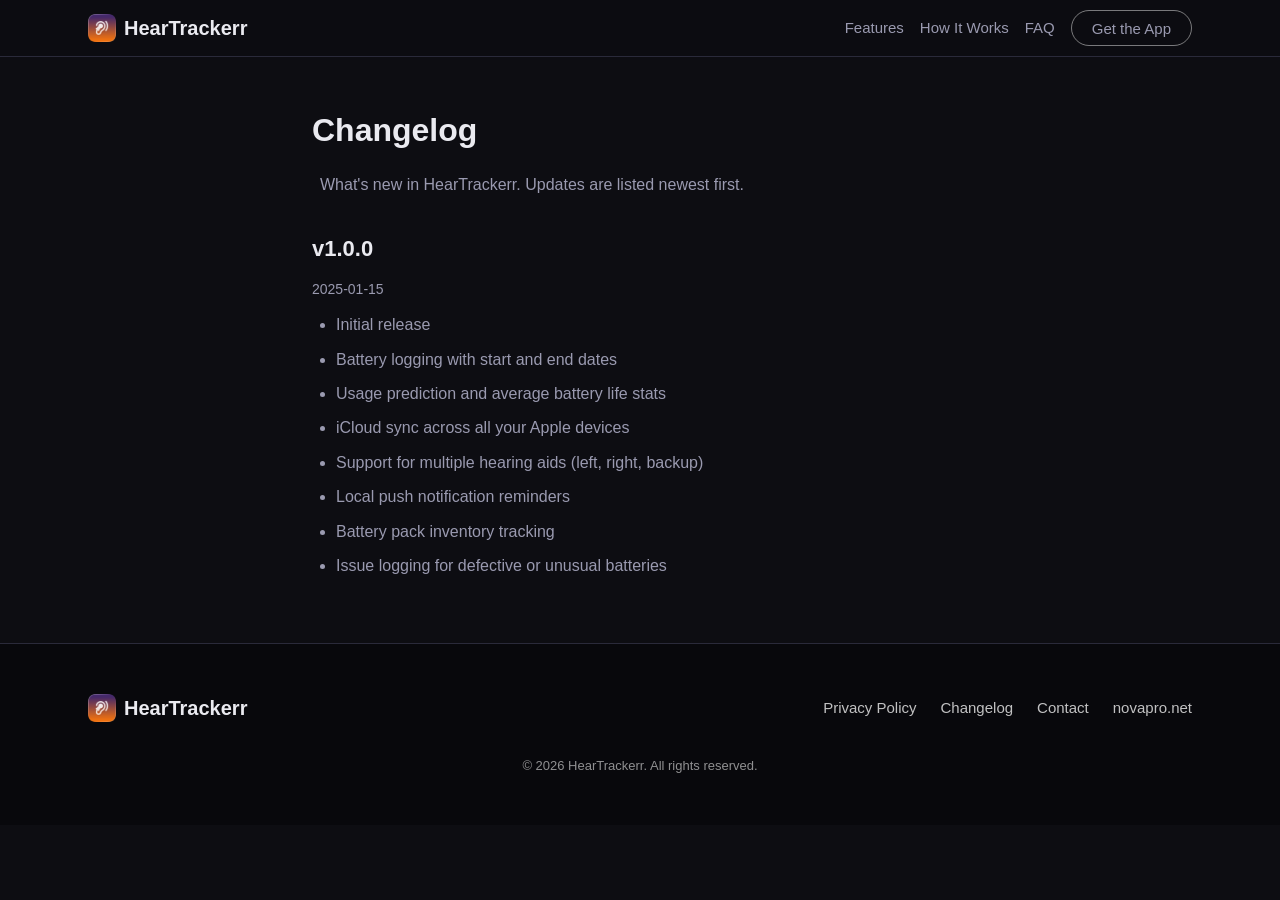
<file: Docs/changelog/index.html>
<!DOCTYPE html>
<html lang="en">
<head>
  <meta charset="UTF-8" />
  <meta name="viewport" content="width=device-width, initial-scale=1.0" />
  <title>Changelog – HearTrackerr</title>
  <meta name="description" content="What's new in HearTrackerr. Release notes and version history." />
  <meta name="theme-color" content="#0d0d12" />

  <!-- Favicon -->
  <link rel="icon" type="image/png" href="../assets/img/app-foreground.png" />
  <link rel="apple-touch-icon" href="../assets/img/app-foreground.png" />

  <link rel="stylesheet" href="../assets/styles.css" />
</head>
<body>

  <a class="skip-link" href="#main">Skip to content</a>

  <header class="site-header" role="banner">
    <div class="container">
      <a href="/" class="site-logo" aria-label="HearTrackerr home">
        <img src="../assets/img/app-icon.png" alt="" class="site-logo__icon" width="28" height="28" />HearTrackerr
      </a>
      <nav aria-label="Primary">
        <ul id="nav-links" class="nav-links"></ul>
      </nav>
    </div>
  </header>

  <main id="main">
    <div class="container prose">
      <h1>Changelog</h1>
      <p class="section__sub" style="text-align:left; margin-bottom: var(--sp-6);">What's new in HearTrackerr. Updates are listed newest first.</p>

      <div id="changelog-list"></div>
    </div>
  </main>

  <footer class="site-footer" role="contentinfo">
    <div class="container">
      <span class="site-logo">
        <img src="../assets/img/app-icon.png" alt="" class="site-logo__icon" width="28" height="28" />HearTrackerr
      </span>
      <ul id="footer-links" class="footer__links"></ul>
      <p id="footer-copy" class="footer__copy"></p>
    </div>
  </footer>

  <script src="../assets/main.js"></script>
</body>
</html>
</file>
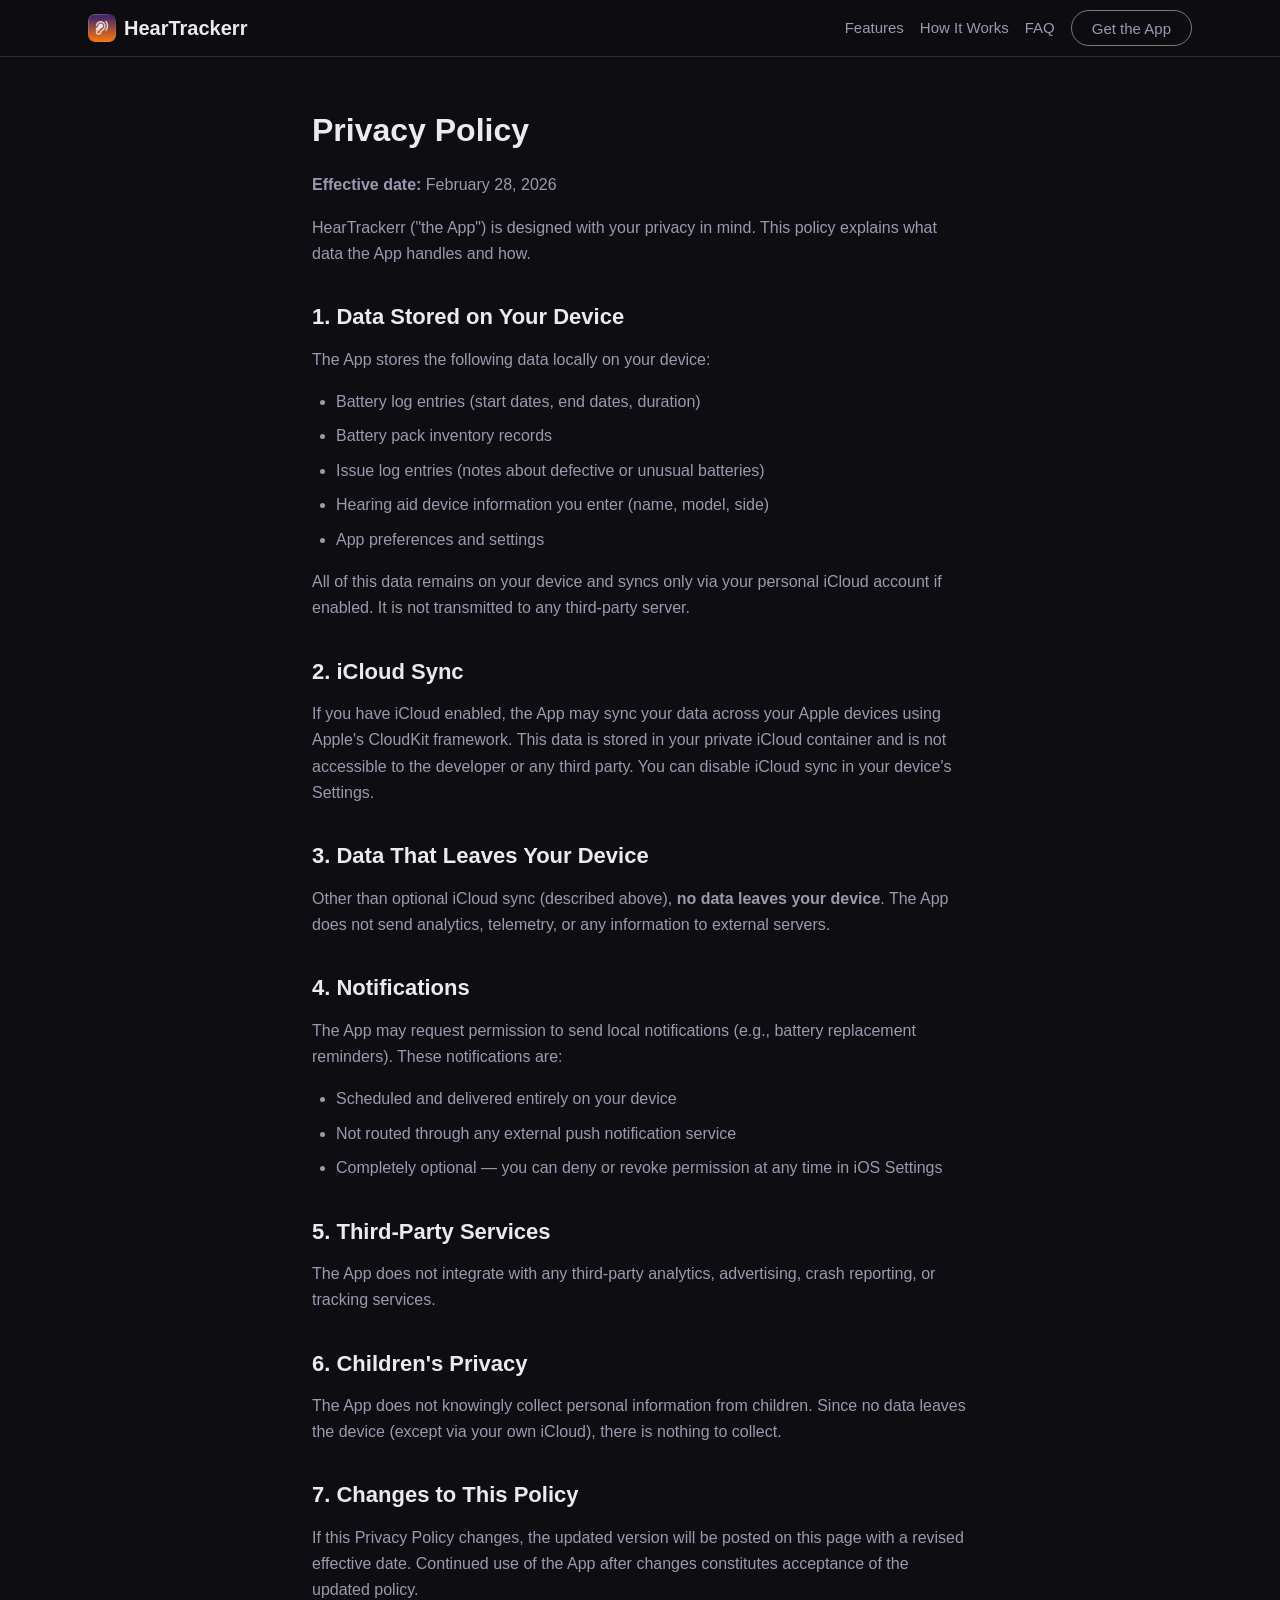
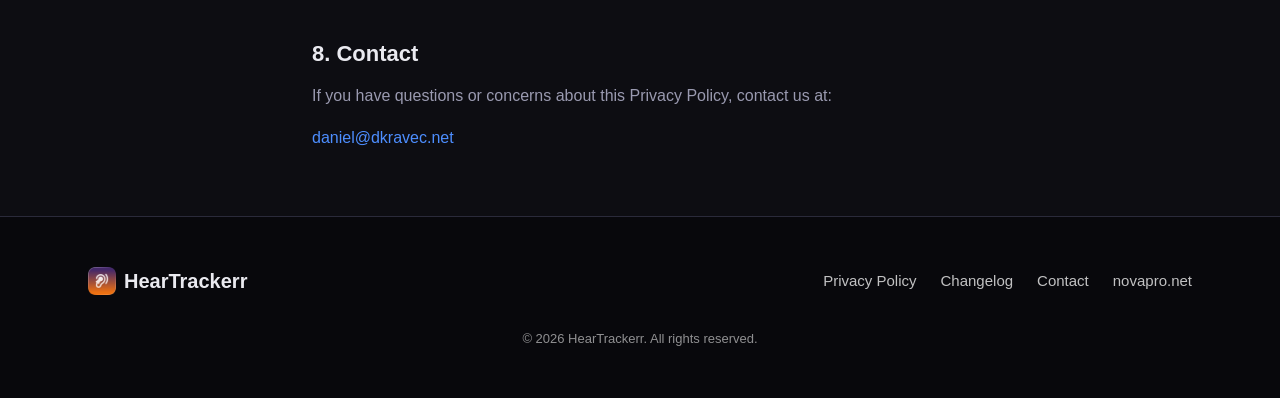
<file: Docs/privacy/index.html>
<!DOCTYPE html>
<html lang="en">
<head>
  <meta charset="UTF-8" />
  <meta name="viewport" content="width=device-width, initial-scale=1.0" />
  <title>Privacy Policy – HearTrackerr</title>
  <meta name="description" content="Privacy Policy for HearTrackerr, the hearing-aid battery tracking app." />
  <meta name="theme-color" content="#0d0d12" />

  <!-- Favicon -->
  <link rel="icon" type="image/png" href="../assets/img/app-foreground.png" />
  <link rel="apple-touch-icon" href="../assets/img/app-foreground.png" />

  <link rel="stylesheet" href="../assets/styles.css" />
</head>
<body>

  <a class="skip-link" href="#main">Skip to content</a>

  <header class="site-header" role="banner">
    <div class="container">
      <a href="/" class="site-logo" aria-label="HearTrackerr home">
        <img src="../assets/img/app-icon.png" alt="" class="site-logo__icon" width="28" height="28" />HearTrackerr
      </a>
      <nav aria-label="Primary">
        <ul id="nav-links" class="nav-links"></ul>
      </nav>
    </div>
  </header>

  <main id="main">
    <div class="container prose">
      <h1>Privacy Policy</h1>
      <p><strong>Effective date:</strong> February 28, 2026</p>
      <p>HearTrackerr ("the App") is designed with your privacy in mind. This policy explains what data the App handles and how.</p>

      <h2>1. Data Stored on Your Device</h2>
      <p>The App stores the following data locally on your device:</p>
      <ul>
        <li>Battery log entries (start dates, end dates, duration)</li>
        <li>Battery pack inventory records</li>
        <li>Issue log entries (notes about defective or unusual batteries)</li>
        <li>Hearing aid device information you enter (name, model, side)</li>
        <li>App preferences and settings</li>
      </ul>
      <p>All of this data remains on your device and syncs only via your personal iCloud account if enabled. It is not transmitted to any third-party server.</p>

      <h2>2. iCloud Sync</h2>
      <p>If you have iCloud enabled, the App may sync your data across your Apple devices using Apple's CloudKit framework. This data is stored in your private iCloud container and is not accessible to the developer or any third party. You can disable iCloud sync in your device's Settings.</p>

      <h2>3. Data That Leaves Your Device</h2>
      <p>Other than optional iCloud sync (described above), <strong>no data leaves your device</strong>. The App does not send analytics, telemetry, or any information to external servers.</p>

      <h2>4. Notifications</h2>
      <p>The App may request permission to send local notifications (e.g., battery replacement reminders). These notifications are:</p>
      <ul>
        <li>Scheduled and delivered entirely on your device</li>
        <li>Not routed through any external push notification service</li>
        <li>Completely optional — you can deny or revoke permission at any time in iOS Settings</li>
      </ul>

      <h2>5. Third-Party Services</h2>
      <p>The App does not integrate with any third-party analytics, advertising, crash reporting, or tracking services.</p>

      <h2>6. Children's Privacy</h2>
      <p>The App does not knowingly collect personal information from children. Since no data leaves the device (except via your own iCloud), there is nothing to collect.</p>

      <h2>7. Changes to This Policy</h2>
      <p>If this Privacy Policy changes, the updated version will be posted on this page with a revised effective date. Continued use of the App after changes constitutes acceptance of the updated policy.</p>

      <h2>8. Contact</h2>
      <p>If you have questions or concerns about this Privacy Policy, contact us at:</p>
      <p><a href="mailto:daniel@dkravec.net">daniel@dkravec.net</a></p>
    </div>
  </main>

  <footer class="site-footer" role="contentinfo">
    <div class="container">
      <span class="site-logo">
        <img src="../assets/img/app-icon.png" alt="" class="site-logo__icon" width="28" height="28" />HearTrackerr
      </span>
      <ul id="footer-links" class="footer__links"></ul>
      <p id="footer-copy" class="footer__copy"></p>
    </div>
  </footer>

  <script src="../assets/main.js"></script>
</body>
</html>
</file>
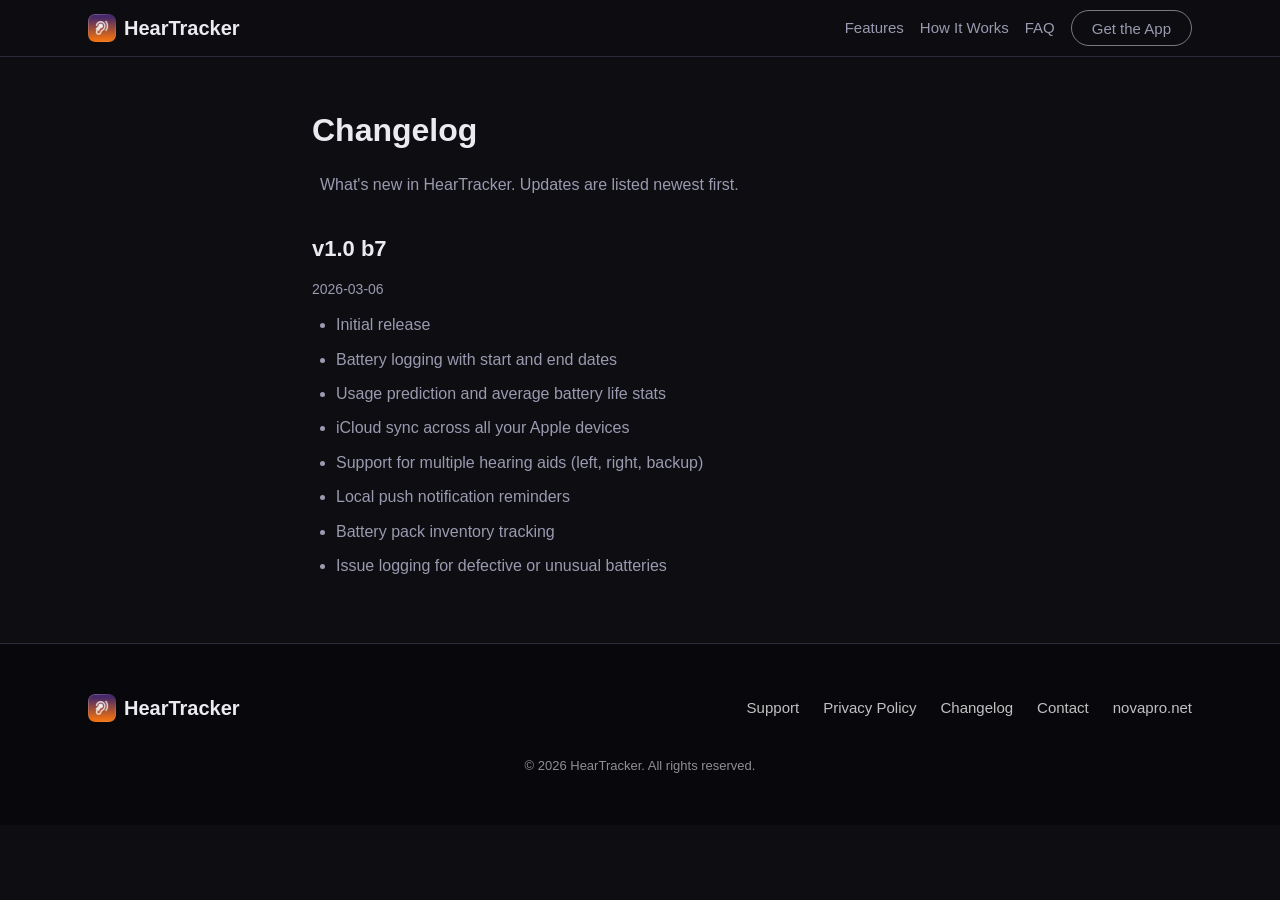
<file: html/changelog/index.html>
<!DOCTYPE html>
<html lang="en">
<head>
  <meta charset="UTF-8" />
  <meta name="viewport" content="width=device-width, initial-scale=1.0" />
  <title>Changelog – HearTracker</title>
  <meta name="description" content="What's new in HearTracker. Release notes and version history." />
  <meta name="theme-color" content="#0d0d12" />

  <!-- Favicon -->
  <link rel="icon" type="image/png" href="../assets/img/app-foreground.png" />
  <link rel="apple-touch-icon" href="../assets/img/app-foreground.png" />

  <link rel="stylesheet" href="../assets/styles.css" />

  <!-- Swetrix Analytics -->
  <script src="https://swetrix.org/swetrix.js" defer></script>
  <noscript>
    <img
      src="https://analytics.novapro.net/backend/log/noscript?pid=YalT6GVSsKxf"
      alt=""
      referrerpolicy="no-referrer-when-downgrade"
    />
  </noscript>
</head>
<body>

  <a class="skip-link" href="#main">Skip to content</a>

  <header class="site-header" role="banner">
    <div class="container">
      <a href="/" class="site-logo" aria-label="HearTracker home">
        <img src="../assets/img/app-icon.png" alt="" class="site-logo__icon" width="28" height="28" />HearTracker
      </a>
      <nav aria-label="Primary">
        <ul id="nav-links" class="nav-links"></ul>
      </nav>
    </div>
  </header>

  <main id="main">
    <div class="container prose">
      <h1>Changelog</h1>
      <p class="section__sub" style="text-align:left; margin-bottom: var(--sp-6);">What's new in HearTracker. Updates are listed newest first.</p>

      <div id="changelog-list"></div>
    </div>
  </main>

  <footer class="site-footer" role="contentinfo">
    <div class="container">
      <span class="site-logo">
        <img src="../assets/img/app-icon.png" alt="" class="site-logo__icon" width="28" height="28" />HearTracker
      </span>
      <ul id="footer-links" class="footer__links"></ul>
      <p id="footer-copy" class="footer__copy"></p>
    </div>
  </footer>

  <script src="../assets/main.js"></script>
</body>
</html>
</file>
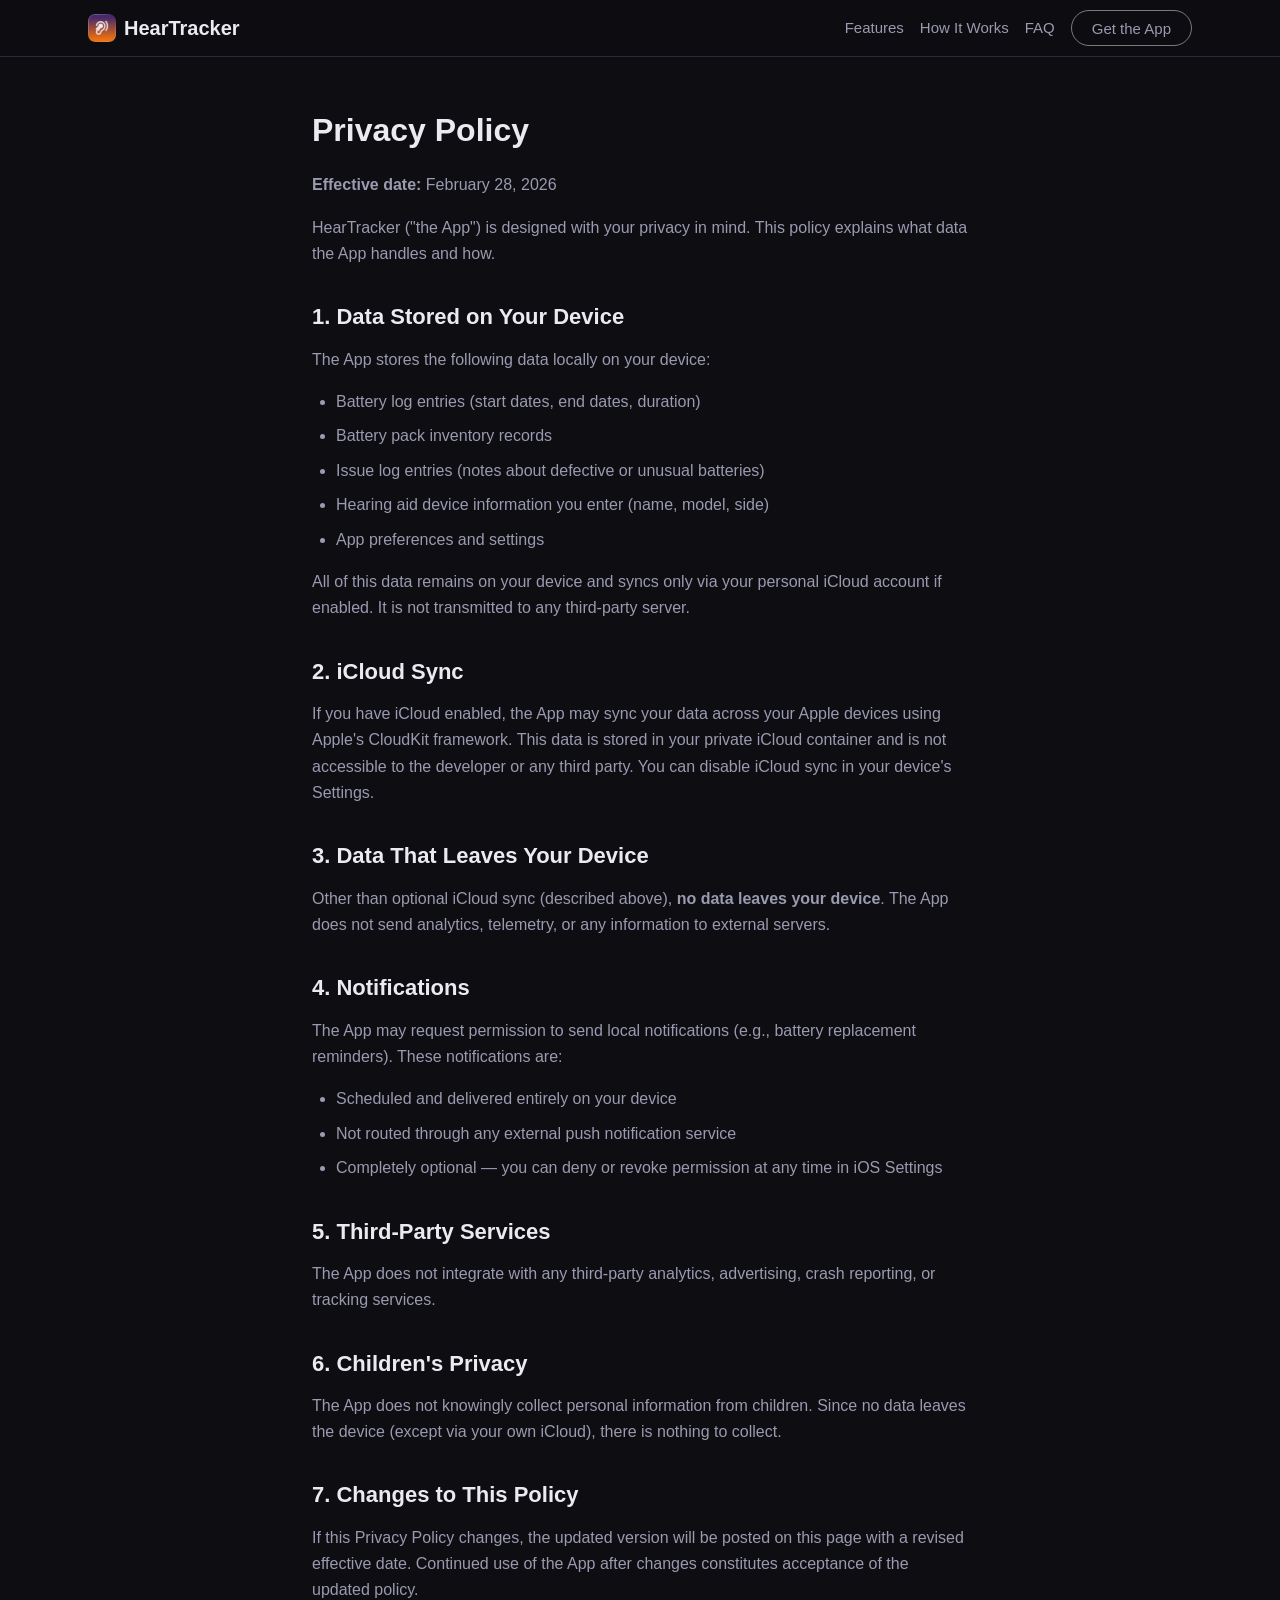
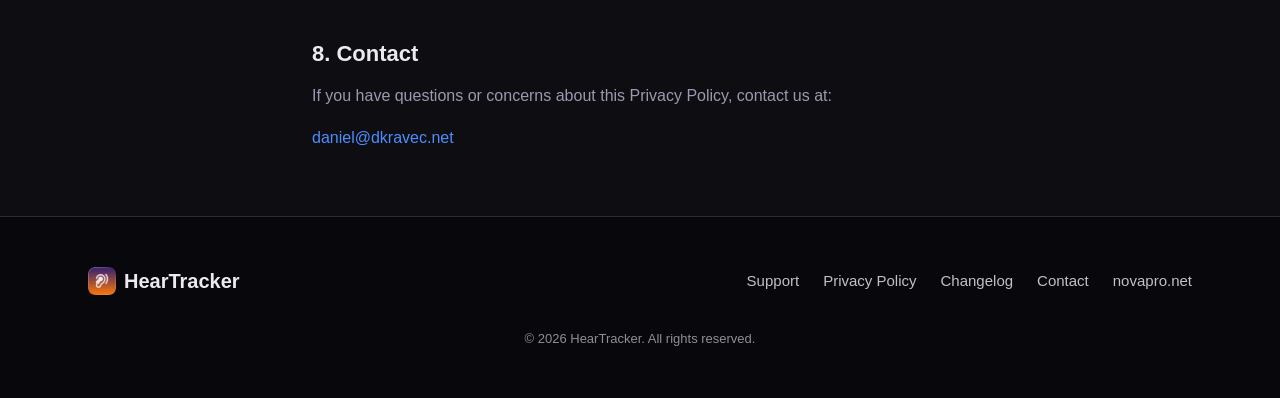
<file: html/privacy/index.html>
<!DOCTYPE html>
<html lang="en">
<head>
  <meta charset="UTF-8" />
  <meta name="viewport" content="width=device-width, initial-scale=1.0" />
  <title>Privacy Policy – HearTracker</title>
  <meta name="description" content="Privacy Policy for HearTracker, the hearing-aid battery tracking app." />
  <meta name="theme-color" content="#0d0d12" />

  <!-- Favicon -->
  <link rel="icon" type="image/png" href="../assets/img/app-foreground.png" />
  <link rel="apple-touch-icon" href="../assets/img/app-foreground.png" />

  <link rel="stylesheet" href="../assets/styles.css" />

  <!-- Swetrix Analytics -->
  <script src="https://swetrix.org/swetrix.js" defer></script>
  <noscript>
    <img
      src="https://analytics.novapro.net/backend/log/noscript?pid=YalT6GVSsKxf"
      alt=""
      referrerpolicy="no-referrer-when-downgrade"
    />
  </noscript>
</head>
<body>

  <a class="skip-link" href="#main">Skip to content</a>

  <header class="site-header" role="banner">
    <div class="container">
      <a href="/" class="site-logo" aria-label="HearTracker home">
        <img src="../assets/img/app-icon.png" alt="" class="site-logo__icon" width="28" height="28" />HearTracker
      </a>
      <nav aria-label="Primary">
        <ul id="nav-links" class="nav-links"></ul>
      </nav>
    </div>
  </header>

  <main id="main">
    <div class="container prose">
      <h1>Privacy Policy</h1>
      <p><strong>Effective date:</strong> February 28, 2026</p>
      <p>HearTracker ("the App") is designed with your privacy in mind. This policy explains what data the App handles and how.</p>

      <h2>1. Data Stored on Your Device</h2>
      <p>The App stores the following data locally on your device:</p>
      <ul>
        <li>Battery log entries (start dates, end dates, duration)</li>
        <li>Battery pack inventory records</li>
        <li>Issue log entries (notes about defective or unusual batteries)</li>
        <li>Hearing aid device information you enter (name, model, side)</li>
        <li>App preferences and settings</li>
      </ul>
      <p>All of this data remains on your device and syncs only via your personal iCloud account if enabled. It is not transmitted to any third-party server.</p>

      <h2>2. iCloud Sync</h2>
      <p>If you have iCloud enabled, the App may sync your data across your Apple devices using Apple's CloudKit framework. This data is stored in your private iCloud container and is not accessible to the developer or any third party. You can disable iCloud sync in your device's Settings.</p>

      <h2>3. Data That Leaves Your Device</h2>
      <p>Other than optional iCloud sync (described above), <strong>no data leaves your device</strong>. The App does not send analytics, telemetry, or any information to external servers.</p>

      <h2>4. Notifications</h2>
      <p>The App may request permission to send local notifications (e.g., battery replacement reminders). These notifications are:</p>
      <ul>
        <li>Scheduled and delivered entirely on your device</li>
        <li>Not routed through any external push notification service</li>
        <li>Completely optional — you can deny or revoke permission at any time in iOS Settings</li>
      </ul>

      <h2>5. Third-Party Services</h2>
      <p>The App does not integrate with any third-party analytics, advertising, crash reporting, or tracking services.</p>

      <h2>6. Children's Privacy</h2>
      <p>The App does not knowingly collect personal information from children. Since no data leaves the device (except via your own iCloud), there is nothing to collect.</p>

      <h2>7. Changes to This Policy</h2>
      <p>If this Privacy Policy changes, the updated version will be posted on this page with a revised effective date. Continued use of the App after changes constitutes acceptance of the updated policy.</p>

      <h2>8. Contact</h2>
      <p>If you have questions or concerns about this Privacy Policy, contact us at:</p>
      <p><a href="mailto:daniel@dkravec.net">daniel@dkravec.net</a></p>
    </div>
  </main>

  <footer class="site-footer" role="contentinfo">
    <div class="container">
      <span class="site-logo">
        <img src="../assets/img/app-icon.png" alt="" class="site-logo__icon" width="28" height="28" />HearTracker
      </span>
      <ul id="footer-links" class="footer__links"></ul>
      <p id="footer-copy" class="footer__copy"></p>
    </div>
  </footer>

  <script src="../assets/main.js"></script>
</body>
</html>
</file>
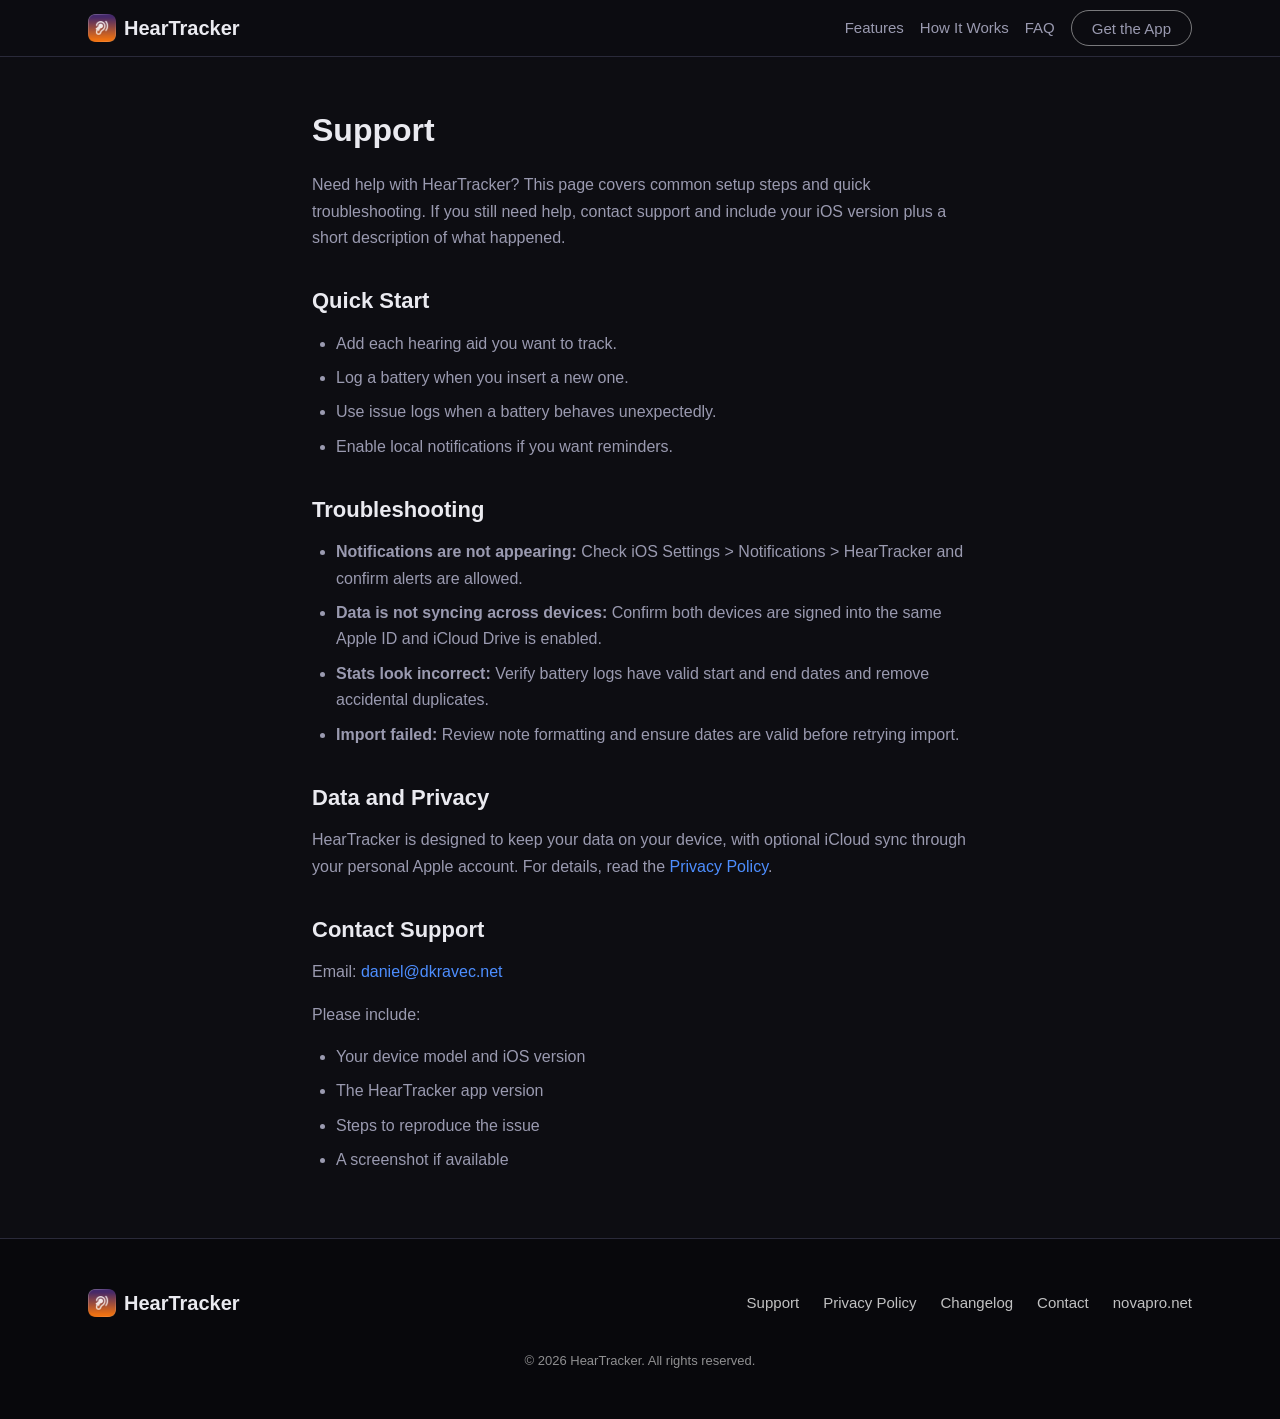
<file: html/support/index.html>
<!DOCTYPE html>
<html lang="en">
<head>
  <meta charset="UTF-8" />
  <meta name="viewport" content="width=device-width, initial-scale=1.0" />
  <title>Support – HearTracker</title>
  <meta name="description" content="Get help with HearTracker. Setup tips, troubleshooting, and contact options." />
  <meta name="theme-color" content="#0d0d12" />

  <!-- Favicon -->
  <link rel="icon" type="image/png" href="../assets/img/app-foreground.png" />
  <link rel="apple-touch-icon" href="../assets/img/app-foreground.png" />

  <link rel="stylesheet" href="../assets/styles.css" />

  <!-- Swetrix Analytics -->
  <script src="https://swetrix.org/swetrix.js" defer></script>
  <noscript>
    <img
      src="https://analytics.novapro.net/backend/log/noscript?pid=YalT6GVSsKxf"
      alt=""
      referrerpolicy="no-referrer-when-downgrade"
    />
  </noscript>
</head>
<body>

  <a class="skip-link" href="#main">Skip to content</a>

  <header class="site-header" role="banner">
    <div class="container">
      <a href="/" class="site-logo" aria-label="HearTracker home">
        <img src="../assets/img/app-icon.png" alt="" class="site-logo__icon" width="28" height="28" />HearTracker
      </a>
      <nav aria-label="Primary">
        <ul id="nav-links" class="nav-links"></ul>
      </nav>
    </div>
  </header>

  <main id="main">
    <div class="container prose">
      <h1>Support</h1>
      <p>Need help with HearTracker? This page covers common setup steps and quick troubleshooting.
      If you still need help, contact support and include your iOS version plus a short description of what happened.</p>

      <h2>Quick Start</h2>
      <ul>
        <li>Add each hearing aid you want to track.</li>
        <li>Log a battery when you insert a new one.</li>
        <li>Use issue logs when a battery behaves unexpectedly.</li>
        <li>Enable local notifications if you want reminders.</li>
      </ul>

      <h2>Troubleshooting</h2>
      <ul>
        <li><strong>Notifications are not appearing:</strong> Check iOS Settings > Notifications > HearTracker and confirm alerts are allowed.</li>
        <li><strong>Data is not syncing across devices:</strong> Confirm both devices are signed into the same Apple ID and iCloud Drive is enabled.</li>
        <li><strong>Stats look incorrect:</strong> Verify battery logs have valid start and end dates and remove accidental duplicates.</li>
        <li><strong>Import failed:</strong> Review note formatting and ensure dates are valid before retrying import.</li>
      </ul>

      <h2>Data and Privacy</h2>
      <p>HearTracker is designed to keep your data on your device, with optional iCloud sync through your personal Apple account. For details, read the <a href="/privacy/">Privacy Policy</a>.</p>

      <h2>Contact Support</h2>
      <p>Email: <a href="mailto:daniel@dkravec.net">daniel@dkravec.net</a></p>
      <p>Please include:</p>
      <ul>
        <li>Your device model and iOS version</li>
        <li>The HearTracker app version</li>
        <li>Steps to reproduce the issue</li>
        <li>A screenshot if available</li>
      </ul>
    </div>
  </main>

  <footer class="site-footer" role="contentinfo">
    <div class="container">
      <span class="site-logo">
        <img src="../assets/img/app-icon.png" alt="" class="site-logo__icon" width="28" height="28" />HearTracker
      </span>
      <ul id="footer-links" class="footer__links"></ul>
      <p id="footer-copy" class="footer__copy"></p>
    </div>
  </footer>

  <script src="../assets/main.js"></script>
</body>
</html>
</file>
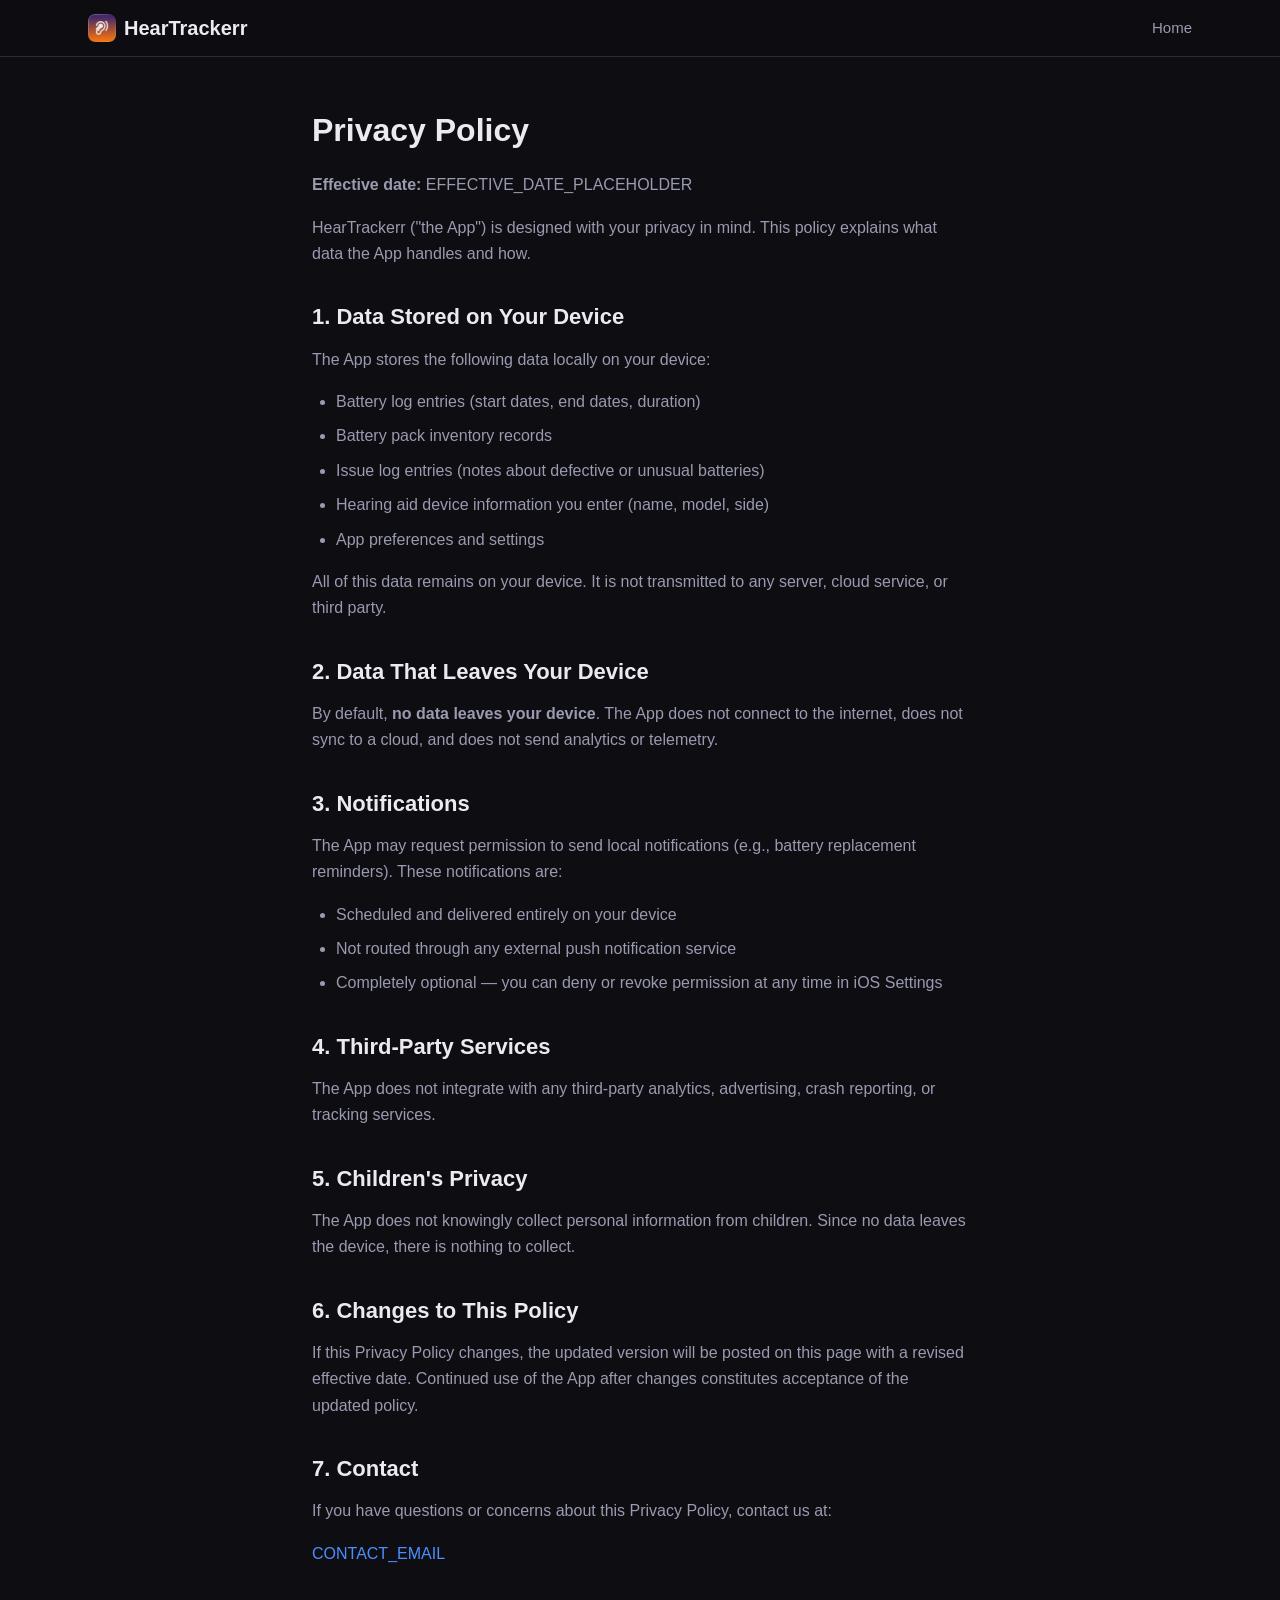
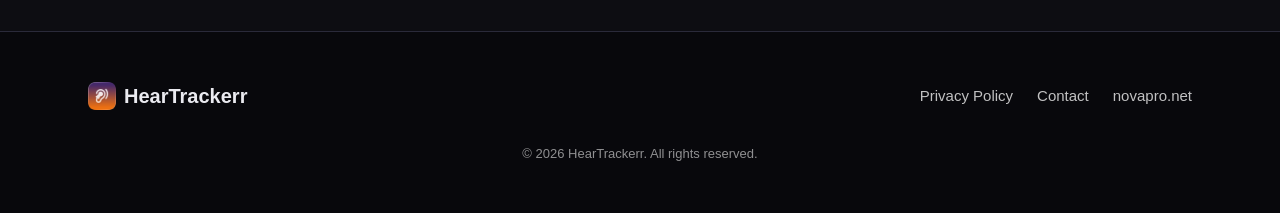
<file: html/privacy.html>
<!DOCTYPE html>
<html lang="en">
<head>
  <meta charset="UTF-8" />
  <meta name="viewport" content="width=device-width, initial-scale=1.0" />
  <title>Privacy Policy – HearTrackerr</title>
  <meta name="description" content="Privacy Policy for HearTrackerr, the hearing-aid battery tracking app." />
  <meta name="robots" content="noindex" />
  <link rel="stylesheet" href="assets/styles.css" />
</head>
<body>

  <a class="skip-link" href="#main">Skip to content</a>

  <header class="site-header" role="banner">
    <div class="container">
      <a href="/" class="site-logo" aria-label="HearTrackerr home"><img src="assets/img/app-icon.png" alt="" class="site-logo__icon" width="28" height="28" />HearTrackerr</a>
      <nav aria-label="Primary">
        <ul class="nav-links">
          <li><a href="index.html">Home</a></li>
        </ul>
      </nav>
    </div>
  </header>

  <main id="main">
    <div class="container prose">
      <h1>Privacy Policy</h1>
      <p><strong>Effective date:</strong> EFFECTIVE_DATE_PLACEHOLDER</p>
      <p>HearTrackerr ("the App") is designed with your privacy in mind. This policy explains what data the App handles and how.</p>

      <h2>1. Data Stored on Your Device</h2>
      <p>The App stores the following data locally on your device:</p>
      <ul>
        <li>Battery log entries (start dates, end dates, duration)</li>
        <li>Battery pack inventory records</li>
        <li>Issue log entries (notes about defective or unusual batteries)</li>
        <li>Hearing aid device information you enter (name, model, side)</li>
        <li>App preferences and settings</li>
      </ul>
      <p>All of this data remains on your device. It is not transmitted to any server, cloud service, or third party.</p>

      <h2>2. Data That Leaves Your Device</h2>
      <p>By default, <strong>no data leaves your device</strong>. The App does not connect to the internet, does not sync to a cloud, and does not send analytics or telemetry.</p>

      <h2>3. Notifications</h2>
      <p>The App may request permission to send local notifications (e.g., battery replacement reminders). These notifications are:</p>
      <ul>
        <li>Scheduled and delivered entirely on your device</li>
        <li>Not routed through any external push notification service</li>
        <li>Completely optional — you can deny or revoke permission at any time in iOS Settings</li>
      </ul>

      <h2>4. Third-Party Services</h2>
      <p>The App does not integrate with any third-party analytics, advertising, crash reporting, or tracking services.</p>

      <h2>5. Children's Privacy</h2>
      <p>The App does not knowingly collect personal information from children. Since no data leaves the device, there is nothing to collect.</p>

      <h2>6. Changes to This Policy</h2>
      <p>If this Privacy Policy changes, the updated version will be posted on this page with a revised effective date. Continued use of the App after changes constitutes acceptance of the updated policy.</p>

      <h2>7. Contact</h2>
      <p>If you have questions or concerns about this Privacy Policy, contact us at:</p>
      <p><a href="mailto:CONTACT_EMAIL">CONTACT_EMAIL</a></p>
    </div>
  </main>

  <footer class="site-footer" role="contentinfo">
    <div class="container">
      <span class="site-logo"><img src="assets/img/app-icon.png" alt="" class="site-logo__icon" width="28" height="28" />HearTrackerr</span>
      <ul class="footer__links">
        <li><a href="privacy.html">Privacy Policy</a></li>
        <li><a href="mailto:CONTACT_EMAIL">Contact</a></li>
        <li><a href="https://novapro.net" target="_blank" rel="noopener">novapro.net</a></li>
      </ul>
      <p class="footer__copy">&copy; <span id="footer-year">2026</span> HearTrackerr. All rights reserved.</p>
    </div>
  </footer>

  <script src="assets/main.js"></script>
</body>
</html>
</file>
<file: Docs/assets/styles.css>
/* ============================================================
   HearTrackerr – Design System & Styles
   System fonts only · Mobile-first · Accessible
   ============================================================ */

/* ----- Reset & Base ----- */
*,
*::before,
*::after {
  box-sizing: border-box;
  margin: 0;
  padding: 0;
}

:root {
  /* Spacing scale (4-px base) */
  --sp-1: 0.25rem;   /*  4 */
  --sp-2: 0.5rem;    /*  8 */
  --sp-3: 0.75rem;   /* 12 */
  --sp-4: 1rem;      /* 16 */
  --sp-5: 1.5rem;    /* 24 */
  --sp-6: 2rem;      /* 32 */
  --sp-7: 3rem;      /* 48 */
  --sp-8: 4rem;      /* 64 */
  --sp-9: 6rem;      /* 96 */

  /* Colors – Dark theme */
  --clr-bg: #0d0d12;
  --clr-surface: #161620;
  --clr-text: #eaeaf0;
  --clr-text-muted: #9a9ab0;
  --clr-primary: #4d8eff;
  --clr-primary-hover: #6ba1ff;
  --clr-primary-light: rgba(77, 142, 255, 0.12);
  --clr-accent: #00c878;
  --clr-border: #2a2a3a;
  --clr-white: #eaeaf0;
  --clr-card: #1a1a26;

  /* Typography */
  --font-sans: -apple-system, BlinkMacSystemFont, "Segoe UI", Roboto,
    "Helvetica Neue", Arial, sans-serif, "Apple Color Emoji", "Segoe UI Emoji";
  --font-mono: ui-monospace, SFMono-Regular, Menlo, Consolas, monospace;

  /* Radius */
  --radius-sm: 6px;
  --radius-md: 12px;
  --radius-lg: 20px;
  --radius-full: 9999px;

  /* Shadows */
  --shadow-sm: 0 1px 3px rgba(0, 0, 0, 0.3);
  --shadow-md: 0 4px 12px rgba(0, 0, 0, 0.4);
  --shadow-lg: 0 8px 30px rgba(0, 0, 0, 0.5);

  /* Container */
  --max-width: 72rem; /* 1152px */
}

html {
  scroll-behavior: smooth;
  -webkit-text-size-adjust: 100%;
}

@media (prefers-reduced-motion: reduce) {
  html { scroll-behavior: auto; }
  *, *::before, *::after {
    animation-duration: 0.01ms !important;
    animation-iteration-count: 1 !important;
    transition-duration: 0.01ms !important;
  }
}

body {
  font-family: var(--font-sans);
  font-size: 1rem;
  line-height: 1.6;
  color: var(--clr-text);
  background: var(--clr-bg);
  -webkit-font-smoothing: antialiased;
}

img {
  display: block;
  max-width: 100%;
  height: auto;
}

a {
  color: var(--clr-primary);
  text-decoration: none;
}
a:hover { text-decoration: underline; }

/* Focus styles */
:focus-visible {
  outline: 3px solid var(--clr-primary);
  outline-offset: 2px;
}

/* ----- Layout ----- */
.container {
  width: 100%;
  max-width: var(--max-width);
  margin-inline: auto;
  padding-inline: var(--sp-5);
}

.section {
  padding-block: var(--sp-8);
}

.section--alt {
  background: var(--clr-surface);
}

.section__heading {
  font-size: clamp(1.5rem, 4vw, 2.25rem);
  font-weight: 700;
  text-align: center;
  margin-bottom: var(--sp-3);
}

.section__sub {
  text-align: center;
  color: var(--clr-text-muted);
  max-width: 40rem;
  margin-inline: auto;
  margin-bottom: var(--sp-7);
}

/* ----- Buttons ----- */
.btn {
  display: inline-flex;
  align-items: center;
  justify-content: center;
  gap: var(--sp-2);
  font-family: inherit;
  font-size: 1rem;
  font-weight: 600;
  line-height: 1;
  padding: 0.85rem 1.75rem;
  border: none;
  border-radius: var(--radius-full);
  cursor: pointer;
  transition: background 0.2s, transform 0.15s, box-shadow 0.2s;
  text-decoration: none;
}

.btn:hover {
  text-decoration: none;
}

.btn--primary {
  background: var(--clr-primary);
  color: var(--clr-white);
  box-shadow: var(--shadow-md);
}
.btn--primary:hover {
  background: var(--clr-primary-hover);
  transform: translateY(-1px);
  box-shadow: var(--shadow-lg);
}

.btn--secondary {
  background: transparent;
  color: var(--clr-primary);
  border: 2px solid var(--clr-primary);
}
.btn--secondary:hover {
  background: var(--clr-primary-light);
  color: var(--clr-white);
}

.btn--small {
  font-size: 0.875rem;
  padding: 0.6rem 1.25rem;
}

.btn--outline {
  background: transparent;
  color: var(--clr-white);
  border: 1.5px solid rgba(255, 255, 255, 0.45);
}
.btn--outline:hover {
  background: rgba(255, 255, 255, 0.08);
  border-color: rgba(255, 255, 255, 0.8);
  color: var(--clr-white);
}

/* ----- App Store Badge ----- */
.app-store-badge {
  display: inline-block;
  transition: opacity 0.2s, transform 0.15s;
}
.app-store-badge:hover {
  opacity: 0.85;
  transform: translateY(-1px);
  text-decoration: none;
}
.app-store-badge img {
  display: block;
  height: 54px;
  width: auto;
}

/* ----- Cards ----- */
.card {
  background: var(--clr-card);
  border: 1px solid var(--clr-border);
  border-radius: var(--radius-md);
  padding: var(--sp-5);
  transition: box-shadow 0.2s, transform 0.2s;
}

.card:hover {
  box-shadow: var(--shadow-md);
  transform: translateY(-2px);
}

.card__icon {
  font-size: 2rem;
  margin-bottom: var(--sp-3);
}

.card__title {
  font-size: 1.125rem;
  font-weight: 600;
  margin-bottom: var(--sp-2);
}

.card__text {
  color: var(--clr-text-muted);
  font-size: 0.9375rem;
  line-height: 1.55;
}

/* ----- Header / Nav ----- */
.site-header {
  position: sticky;
  top: 0;
  z-index: 100;
  background: rgba(13, 13, 18, 0.88);
  backdrop-filter: blur(12px);
  -webkit-backdrop-filter: blur(12px);
  border-bottom: 1px solid var(--clr-border);
}

.site-header .container {
  display: flex;
  align-items: center;
  justify-content: space-between;
  height: 3.5rem;
}

.site-logo {
  display: inline-flex;
  align-items: center;
  gap: var(--sp-2);
  font-size: 1.25rem;
  font-weight: 700;
  color: var(--clr-text);
}
.site-logo:hover { text-decoration: none; }

.site-logo__icon {
  width: 28px;
  height: 28px;
  border-radius: var(--radius-sm);
}

.nav-links {
  display: flex;
  align-items: center;
  gap: var(--sp-4);
  list-style: none;
}

.nav-links a {
  font-size: 0.9375rem;
  font-weight: 500;
  color: var(--clr-text-muted);
}
.nav-links a:hover {
  color: var(--clr-text);
  text-decoration: none;
}

/* hide nav text on small screens, keep CTA */
@media (max-width: 640px) {
  .nav-links .nav-link--text { display: none; }
  .nav-links { gap: var(--sp-3); }
}

/* ----- Hero ----- */
.hero {
  padding-block: var(--sp-9) var(--sp-8);
  text-align: center;
}

.hero__headline {
  font-size: clamp(2rem, 6vw, 3.25rem);
  font-weight: 800;
  line-height: 1.15;
  max-width: 42rem;
  margin-inline: auto;
  margin-bottom: var(--sp-4);
}

.hero__sub {
  font-size: clamp(1rem, 2.5vw, 1.25rem);
  color: var(--clr-text-muted);
  max-width: 36rem;
  margin-inline: auto;
  margin-bottom: var(--sp-6);
  line-height: 1.5;
}

.hero__ctas {
  display: flex;
  flex-wrap: wrap;
  gap: var(--sp-4);
  justify-content: center;
}

/* ----- Feature Grid ----- */
.features__grid {
  display: grid;
  gap: var(--sp-5);
  grid-template-columns: 1fr;
}

@media (min-width: 640px) {
  .features__grid { grid-template-columns: repeat(2, 1fr); }
}
@media (min-width: 960px) {
  .features__grid { grid-template-columns: repeat(4, 1fr); }
}

/* ----- How It Works ----- */
.steps {
  display: grid;
  gap: var(--sp-6);
  grid-template-columns: 1fr;
  counter-reset: step;
}

@media (min-width: 768px) {
  .steps { grid-template-columns: repeat(3, 1fr); }
}

.step {
  text-align: center;
  counter-increment: step;
}

.step__number {
  display: inline-flex;
  align-items: center;
  justify-content: center;
  width: 3rem;
  height: 3rem;
  border-radius: var(--radius-full);
  background: var(--clr-primary);
  color: var(--clr-white);
  font-weight: 700;
  font-size: 1.25rem;
  margin-bottom: var(--sp-4);
}

.step__title {
  font-size: 1.125rem;
  font-weight: 600;
  margin-bottom: var(--sp-2);
}

.step__text {
  color: var(--clr-text-muted);
  font-size: 0.9375rem;
}

/* ----- Social Proof ----- */
.testimonials__grid {
  display: grid;
  gap: var(--sp-5);
  grid-template-columns: 1fr;
}

@media (min-width: 768px) {
  .testimonials__grid { grid-template-columns: repeat(3, 1fr); }
}

.testimonial {
  background: var(--clr-card);
  border: 1px solid var(--clr-border);
  border-radius: var(--radius-md);
  padding: var(--sp-5);
}

.testimonial__stars {
  color: #f5a623;
  font-size: 1.125rem;
  margin-bottom: var(--sp-3);
}

.testimonial__quote {
  font-style: italic;
  margin-bottom: var(--sp-3);
  line-height: 1.55;
}

.testimonial__author {
  font-weight: 600;
  font-size: 0.875rem;
  color: var(--clr-text-muted);
}

/* ----- Screenshots ----- */
.screenshots__carousel {
  display: flex;
  gap: var(--sp-5);
  overflow-x: auto;
  scroll-snap-type: x mandatory;
  -webkit-overflow-scrolling: touch;
  padding-bottom: var(--sp-4);
}

.screenshots__carousel img {
  flex: 0 0 auto;
  width: min(260px, 72vw);
  border-radius: var(--radius-lg);
  box-shadow: var(--shadow-lg);
  scroll-snap-align: center;
  background: var(--clr-card);
  border: 1px solid var(--clr-border);
  aspect-ratio: 9 / 19.5;
  object-fit: cover;
}

/* ----- FAQ ----- */
.faq__list {
  max-width: 44rem;
  margin-inline: auto;
}

/* ----- Story / Why I Built This ----- */
.story {
  max-width: 44rem;
  margin-inline: auto;
}

.story__body p {
  color: var(--clr-text-muted);
  line-height: 1.7;
  margin-bottom: var(--sp-4);
  font-size: 1.0625rem;
}

.story__body p:last-child {
  margin-bottom: 0;
  color: var(--clr-text);
  font-weight: 500;
}

.faq-item {
  border-bottom: 1px solid var(--clr-border);
}

.faq-item__btn {
  width: 100%;
  display: flex;
  align-items: center;
  justify-content: space-between;
  padding: var(--sp-4) 0;
  background: none;
  border: none;
  cursor: pointer;
  font-family: inherit;
  font-size: 1rem;
  font-weight: 600;
  color: var(--clr-text);
  text-align: left;
  line-height: 1.4;
}

.faq-item__icon {
  flex-shrink: 0;
  margin-left: var(--sp-4);
  transition: transform 0.25s ease;
}

.faq-item[open] .faq-item__icon {
  transform: rotate(45deg);
}

.faq-item__answer {
  display: none;
  padding-bottom: var(--sp-5);
  color: var(--clr-text-muted);
  line-height: 1.6;
}

.faq-item[open] .faq-item__answer {
  display: block;
}

@media (prefers-reduced-motion: reduce) {
  .faq-item__icon { transition: none; }
}

/* ----- Callout (Caregiver section) ----- */
.callout {
  display: flex;
  align-items: center;
  gap: var(--sp-6);
  background: var(--clr-card);
  border: 1px solid var(--clr-border);
  border-radius: var(--radius-md);
  padding: var(--sp-6);
}

.callout__text {
  flex: 1;
}

.callout__heading {
  font-size: clamp(1.25rem, 3vw, 1.75rem);
  font-weight: 700;
  margin-bottom: var(--sp-3);
}

.callout__text p {
  color: var(--clr-text-muted);
  line-height: 1.65;
  font-size: 1.0625rem;
}

.callout__icon {
  font-size: 3rem;
  flex-shrink: 0;
}

@media (max-width: 640px) {
  .callout {
    flex-direction: column-reverse;
    text-align: center;
  }
}

/* ----- Changelog ----- */
.changelog-entry {
  margin-bottom: var(--sp-6);
  padding-bottom: var(--sp-6);
  border-bottom: 1px solid var(--clr-border);
}

.changelog-entry:last-child {
  border-bottom: none;
  margin-bottom: 0;
  padding-bottom: 0;
}

.changelog-entry__version {
  font-size: 1.375rem;
  font-weight: 700;
  margin-bottom: var(--sp-1);
}

.changelog-entry__date {
  display: block;
  color: var(--clr-text-muted);
  font-size: 0.875rem;
  margin-bottom: var(--sp-3);
}

.changelog-entry ul {
  padding-left: var(--sp-5);
  color: var(--clr-text-muted);
  line-height: 1.65;
}

.changelog-entry li {
  margin-bottom: var(--sp-2);
}

/* ----- Footer ----- */
.site-footer {
  background: #08080c;
  color: var(--clr-white);
  padding-block: var(--sp-7);
  border-top: 1px solid var(--clr-border);
}

.site-footer .container {
  display: flex;
  flex-wrap: wrap;
  align-items: center;
  justify-content: space-between;
  gap: var(--sp-4);
}

.footer__links {
  display: flex;
  gap: var(--sp-5);
  list-style: none;
}

.footer__links a {
  color: rgba(255, 255, 255, 0.75);
  font-size: 0.9375rem;
}
.footer__links a:hover {
  color: var(--clr-white);
}

.footer__copy {
  font-size: 0.8125rem;
  color: rgba(255, 255, 255, 0.55);
  width: 100%;
  text-align: center;
  margin-top: var(--sp-4);
}

/* ----- Privacy page ----- */
.prose {
  max-width: 44rem;
  margin-inline: auto;
  padding-block: var(--sp-7);
}

.prose h1 {
  font-size: 2rem;
  font-weight: 700;
  margin-bottom: var(--sp-4);
}

.prose h2 {
  font-size: 1.375rem;
  font-weight: 600;
  margin-top: var(--sp-6);
  margin-bottom: var(--sp-3);
}

.prose p,
.prose ul {
  color: var(--clr-text-muted);
  margin-bottom: var(--sp-4);
  line-height: 1.65;
}

.prose ul {
  padding-left: var(--sp-5);
}

.prose li {
  margin-bottom: var(--sp-2);
}

/* ----- Skip link ----- */
.skip-link {
  position: absolute;
  left: -9999px;
  top: var(--sp-2);
  background: var(--clr-primary);
  color: var(--clr-white);
  padding: var(--sp-2) var(--sp-4);
  border-radius: var(--radius-sm);
  font-weight: 600;
  z-index: 200;
}
.skip-link:focus {
  left: var(--sp-2);
}

/* ----- Mobile touch targets ----- */
@media (max-width: 640px) {
  .btn {
    padding: 0.95rem 1.5rem;
    font-size: 1rem;
    width: 100%;
  }
  .hero__ctas {
    flex-direction: column;
    align-items: stretch;
  }
  .section {
    padding-block: var(--sp-7);
  }
  .hero {
    padding-block: var(--sp-7) var(--sp-6);
  }
  .container {
    padding-inline: var(--sp-4);
  }
}

/* ----- Scrollbar (dark) ----- */
::-webkit-scrollbar {
  width: 8px;
  height: 8px;
}
::-webkit-scrollbar-track {
  background: var(--clr-bg);
}
::-webkit-scrollbar-thumb {
  background: var(--clr-border);
  border-radius: 4px;
}
::-webkit-scrollbar-thumb:hover {
  background: var(--clr-text-muted);
}
</file>
<file: html/assets/styles.css>
/* ============================================================
   HearTracker – Design System & Styles
   System fonts only · Mobile-first · Accessible
   ============================================================ */

/* ----- Reset & Base ----- */
*,
*::before,
*::after {
  box-sizing: border-box;
  margin: 0;
  padding: 0;
}

:root {
  /* Spacing scale (4-px base) */
  --sp-1: 0.25rem;   /*  4 */
  --sp-2: 0.5rem;    /*  8 */
  --sp-3: 0.75rem;   /* 12 */
  --sp-4: 1rem;      /* 16 */
  --sp-5: 1.5rem;    /* 24 */
  --sp-6: 2rem;      /* 32 */
  --sp-7: 3rem;      /* 48 */
  --sp-8: 4rem;      /* 64 */
  --sp-9: 6rem;      /* 96 */

  /* Colors – Dark theme */
  --clr-bg: #0d0d12;
  --clr-surface: #161620;
  --clr-text: #eaeaf0;
  --clr-text-muted: #9a9ab0;
  --clr-primary: #4d8eff;
  --clr-primary-hover: #6ba1ff;
  --clr-primary-light: rgba(77, 142, 255, 0.12);
  --clr-accent: #00c878;
  --clr-border: #2a2a3a;
  --clr-white: #eaeaf0;
  --clr-card: #1a1a26;

  /* Typography */
  --font-sans: -apple-system, BlinkMacSystemFont, "Segoe UI", Roboto,
    "Helvetica Neue", Arial, sans-serif, "Apple Color Emoji", "Segoe UI Emoji";
  --font-mono: ui-monospace, SFMono-Regular, Menlo, Consolas, monospace;

  /* Radius */
  --radius-sm: 6px;
  --radius-md: 12px;
  --radius-lg: 20px;
  --radius-full: 9999px;

  /* Shadows */
  --shadow-sm: 0 1px 3px rgba(0, 0, 0, 0.3);
  --shadow-md: 0 4px 12px rgba(0, 0, 0, 0.4);
  --shadow-lg: 0 8px 30px rgba(0, 0, 0, 0.5);

  /* Container */
  --max-width: 72rem; /* 1152px */
}

html {
  scroll-behavior: smooth;
  -webkit-text-size-adjust: 100%;
}

@media (prefers-reduced-motion: reduce) {
  html { scroll-behavior: auto; }
  *, *::before, *::after {
    animation-duration: 0.01ms !important;
    animation-iteration-count: 1 !important;
    transition-duration: 0.01ms !important;
  }
}

body {
  font-family: var(--font-sans);
  font-size: 1rem;
  line-height: 1.6;
  color: var(--clr-text);
  background: var(--clr-bg);
  -webkit-font-smoothing: antialiased;
  -webkit-tap-highlight-color: transparent;
}

img {
  display: block;
  max-width: 100%;
  height: auto;
}

a {
  color: var(--clr-primary);
  text-decoration: none;
}
a:hover { text-decoration: underline; }

/* Focus styles */
:focus-visible {
  outline: 3px solid var(--clr-primary);
  outline-offset: 2px;
}

/* ----- Layout ----- */
.container {
  width: 100%;
  max-width: var(--max-width);
  margin-inline: auto;
  padding-inline: var(--sp-5);
}

.section {
  padding-block: var(--sp-8);
}

.section--alt {
  background: var(--clr-surface);
}

.section__heading {
  font-size: clamp(1.5rem, 4vw, 2.25rem);
  font-weight: 700;
  text-align: center;
  margin-bottom: var(--sp-3);
}

.section__sub {
  text-align: center;
  color: var(--clr-text-muted);
  max-width: 40rem;
  margin-inline: auto;
  margin-bottom: var(--sp-7);
}

/* ----- Buttons ----- */
.btn {
  display: inline-flex;
  align-items: center;
  justify-content: center;
  gap: var(--sp-2);
  font-family: inherit;
  font-size: 1rem;
  font-weight: 600;
  line-height: 1;
  padding: 0.85rem 1.75rem;
  border: none;
  border-radius: var(--radius-full);
  cursor: pointer;
  transition: background 0.2s, transform 0.15s, box-shadow 0.2s;
  text-decoration: none;
}

.btn:hover {
  text-decoration: none;
}

.btn--primary {
  background: var(--clr-primary);
  color: var(--clr-white);
  box-shadow: var(--shadow-md);
}
.btn--primary:hover {
  background: var(--clr-primary-hover);
  transform: translateY(-1px);
  box-shadow: var(--shadow-lg);
}

.btn--secondary {
  background: transparent;
  color: var(--clr-primary);
  border: 2px solid var(--clr-primary);
}
.btn--secondary:hover {
  background: var(--clr-primary-light);
  color: var(--clr-white);
}

.btn--small {
  font-size: 0.875rem;
  padding: 0.6rem 1.25rem;
}

.btn--outline {
  background: transparent;
  color: var(--clr-white);
  border: 1.5px solid rgba(255, 255, 255, 0.45);
}
.btn--outline:hover {
  background: rgba(255, 255, 255, 0.08);
  border-color: rgba(255, 255, 255, 0.8);
  color: var(--clr-white);
}

/* ----- App Store Badge ----- */
.app-store-badge {
  display: inline-block;
  transition: opacity 0.2s, transform 0.15s, filter 0.2s;
  filter: drop-shadow(0 2px 8px rgba(0, 0, 0, 0.3));
}
.app-store-badge:hover {
  opacity: 0.9;
  transform: translateY(-2px);
  text-decoration: none;
  filter: drop-shadow(0 4px 16px rgba(77, 142, 255, 0.25));
}
.app-store-badge img {
  display: block;
  height: 54px;
  width: auto;
}

/* ----- Cards ----- */
/* ----- Cards ----- */
.card {
  background: var(--clr-card);
  border: 1px solid var(--clr-border);
  border-radius: var(--radius-md);
  padding: var(--sp-5);
  transition: box-shadow 0.3s, transform 0.3s, border-color 0.3s, background 0.3s;
}

/* Alternating card colors */
.card:nth-child(odd) {
  background: var(--clr-card);
  border-color: var(--clr-border);
}

.card:nth-child(even) {
  background: rgba(77, 142, 255, 0.08);
  border-color: rgba(77, 142, 255, 0.2);
}

.card:hover {
  box-shadow: var(--shadow-md);
  transform: translateY(-4px);
  border-color: rgba(77, 142, 255, 0.6);
  background: rgba(77, 142, 255, 0.12);
}

.card__icon {
  font-size: 2rem;
  margin-bottom: var(--sp-3);
  display: flex;
  align-items: center;
  justify-content: center;
  width: 2.5rem;
  height: 2.5rem;
  color: var(--clr-primary);
}

.card__icon i {
  font-size: 2.5rem;
}

.card__title {
  font-size: 1.125rem;
  font-weight: 600;
  margin-bottom: var(--sp-2);
}

.card__text {
  color: var(--clr-text-muted);
  font-size: 0.9375rem;
  line-height: 1.55;
}

/* ----- Header / Nav ----- */
.site-header {
  position: sticky;
  top: 0;
  z-index: 100;
  background: rgba(13, 13, 18, 0.88);
  backdrop-filter: blur(12px);
  -webkit-backdrop-filter: blur(12px);
  border-bottom: 1px solid var(--clr-border);
}

.site-header .container {
  display: flex;
  align-items: center;
  justify-content: space-between;
  height: 3.5rem;
}

.site-logo {
  display: inline-flex;
  align-items: center;
  gap: var(--sp-2);
  font-size: 1.25rem;
  font-weight: 700;
  color: var(--clr-text);
}
.site-logo:hover { text-decoration: none; }

.site-logo__icon {
  width: 28px;
  height: 28px;
  border-radius: var(--radius-sm);
}

.nav-links {
  display: flex;
  align-items: center;
  gap: var(--sp-4);
  list-style: none;
}

.nav-links a {
  font-size: 0.9375rem;
  font-weight: 500;
  color: var(--clr-text-muted);
}
.nav-links a:hover {
  color: var(--clr-text);
  text-decoration: none;
}

/* hide nav text on small screens, keep CTA */
@media (max-width: 640px) {
  .nav-links .nav-link--text { display: none; }
  .nav-links { gap: var(--sp-3); }
}

/* ----- Hero ----- */
.hero {
  padding-block: var(--sp-9) var(--sp-8);
  text-align: center;
}

.hero__headline {
  font-size: clamp(2rem, 6vw, 3.25rem);
  font-weight: 800;
  line-height: 1.15;
  max-width: 42rem;
  margin-inline: auto;
  margin-bottom: var(--sp-4);
}

.hero__sub {
  font-size: clamp(1rem, 2.5vw, 1.25rem);
  color: var(--clr-text-muted);
  max-width: 36rem;
  margin-inline: auto;
  margin-bottom: var(--sp-6);
  line-height: 1.5;
}

.hero__ctas {
  display: flex;
  flex-wrap: wrap;
  gap: var(--sp-4);
  justify-content: center;
}

/* ----- Feature Grid ----- */
.features__grid {
  display: grid;
  gap: var(--sp-5);
  grid-template-columns: 1fr;
}

@media (min-width: 640px) {
  .features__grid { grid-template-columns: repeat(2, 1fr); }
}
@media (min-width: 960px) {
  .features__grid { grid-template-columns: repeat(4, 1fr); }
}

/* ----- How It Works ----- */
.steps {
  display: grid;
  gap: var(--sp-6);
  grid-template-columns: 1fr;
  counter-reset: step;
}

@media (min-width: 768px) {
  .steps { grid-template-columns: repeat(3, 1fr); }
}

.step {
  text-align: center;
  counter-increment: step;
}

.step__number {
  display: inline-flex;
  align-items: center;
  justify-content: center;
  width: 3rem;
  height: 3rem;
  border-radius: var(--radius-full);
  background: var(--clr-primary);
  color: var(--clr-white);
  font-weight: 700;
  font-size: 1.25rem;
  margin-bottom: var(--sp-4);
}

.step__title {
  font-size: 1.125rem;
  font-weight: 600;
  margin-bottom: var(--sp-2);
}

.step__text {
  color: var(--clr-text-muted);
  font-size: 0.9375rem;
}

/* ----- Social Proof ----- */
.testimonials__grid {
  display: grid;
  gap: var(--sp-5);
  grid-template-columns: 1fr;
}

@media (min-width: 768px) {
  .testimonials__grid { grid-template-columns: repeat(3, 1fr); }
}

.testimonial {
  background: var(--clr-card);
  border: 1px solid var(--clr-border);
  border-radius: var(--radius-md);
  padding: var(--sp-5);
  transition: box-shadow 0.3s, transform 0.3s, border-color 0.3s;
}

.testimonial:hover {
  box-shadow: var(--shadow-md);
  transform: translateY(-3px);
  border-color: var(--clr-primary);
}

.testimonial__stars {
  color: #f5a623;
  font-size: 1.125rem;
  margin-bottom: var(--sp-3);
}

.testimonial__quote {
  font-style: italic;
  margin-bottom: var(--sp-3);
  line-height: 1.55;
}

.testimonial__author {
  font-weight: 600;
  font-size: 0.875rem;
  color: var(--clr-text-muted);
}

/* ----- Screenshots ----- */
.screenshots__carousel {
  display: flex;
  gap: var(--sp-5);
  overflow-x: auto;
  scroll-snap-type: x mandatory;
  -webkit-overflow-scrolling: touch;
  padding-bottom: var(--sp-4);
}

.screenshots__carousel img {
  flex: 0 0 auto;
  width: min(260px, 72vw);
  border-radius: var(--radius-lg);
  box-shadow: var(--shadow-lg);
  scroll-snap-align: center;
  background: var(--clr-card);
  border: 1px solid var(--clr-border);
  aspect-ratio: 9 / 19.5;
  object-fit: cover;
}

/* ----- FAQ ----- */
.faq__list {
  max-width: 44rem;
  margin-inline: auto;
}

/* ----- Story / Why I Built This ----- */
.story {
  max-width: 44rem;
  margin-inline: auto;
}

.story__body p {
  color: var(--clr-text-muted);
  line-height: 1.7;
  margin-bottom: var(--sp-4);
  font-size: 1.0625rem;
}

.story__body p:last-child {
  margin-bottom: 0;
  color: var(--clr-text);
  font-weight: 500;
}

.faq-item {
  border-bottom: 1px solid var(--clr-border);
}

.faq-item__btn {
  width: 100%;
  display: flex;
  align-items: center;
  justify-content: space-between;
  padding: var(--sp-4) 0;
  background: none;
  border: none;
  cursor: pointer;
  font-family: inherit;
  font-size: 1rem;
  font-weight: 600;
  color: var(--clr-text);
  text-align: left;
  line-height: 1.4;
}

.faq-item__icon {
  flex-shrink: 0;
  margin-left: var(--sp-4);
  transition: transform 0.25s ease;
}

.faq-item[open] .faq-item__icon {
  transform: rotate(45deg);
}

.faq-item__answer {
  display: none;
  padding-bottom: var(--sp-5);
  color: var(--clr-text-muted);
  line-height: 1.6;
}

.faq-item[open] .faq-item__answer {
  display: block;
}

@media (prefers-reduced-motion: reduce) {
  .faq-item__icon { transition: none; }
}

/* ----- Callout (Caregiver section) ----- */
.callout {
  display: flex;
  align-items: center;
  gap: var(--sp-6);
  background: var(--clr-card);
  border: 1px solid var(--clr-border);
  border-radius: var(--radius-md);
  padding: var(--sp-6);
}

.callout__text {
  flex: 1;
}

.callout__heading {
  font-size: clamp(1.25rem, 3vw, 1.75rem);
  font-weight: 700;
  margin-bottom: var(--sp-3);
}

.callout__text p {
  color: var(--clr-text-muted);
  line-height: 1.65;
  font-size: 1.0625rem;
}

.callout__icon {
  font-size: 3rem;
  flex-shrink: 0;
}

@media (max-width: 640px) {
  .callout {
    flex-direction: column-reverse;
    text-align: center;
  }
}

/* ----- Changelog ----- */
.changelog-entry {
  margin-bottom: var(--sp-6);
  padding-bottom: var(--sp-6);
  border-bottom: 1px solid var(--clr-border);
}

.changelog-entry:last-child {
  border-bottom: none;
  margin-bottom: 0;
  padding-bottom: 0;
}

.changelog-entry__version {
  font-size: 1.375rem;
  font-weight: 700;
  margin-bottom: var(--sp-1);
}

.changelog-entry__date {
  display: block;
  color: var(--clr-text-muted);
  font-size: 0.875rem;
  margin-bottom: var(--sp-3);
}

.changelog-entry ul {
  padding-left: var(--sp-5);
  color: var(--clr-text-muted);
  line-height: 1.65;
}

.changelog-entry li {
  margin-bottom: var(--sp-2);
}

/* ----- Footer ----- */
.site-footer {
  background: #08080c;
  color: var(--clr-white);
  padding-block: var(--sp-7);
  border-top: 1px solid var(--clr-border);
}

.site-footer .container {
  display: flex;
  flex-wrap: wrap;
  align-items: center;
  justify-content: space-between;
  gap: var(--sp-4);
}

.footer__links {
  display: flex;
  gap: var(--sp-5);
  list-style: none;
}

.footer__links a {
  color: rgba(255, 255, 255, 0.75);
  font-size: 0.9375rem;
}
.footer__links a:hover {
  color: var(--clr-white);
}

.footer__copy {
  font-size: 0.8125rem;
  color: rgba(255, 255, 255, 0.55);
  width: 100%;
  text-align: center;
  margin-top: var(--sp-4);
}

/* ----- Privacy page ----- */
.prose {
  max-width: 44rem;
  margin-inline: auto;
  padding-block: var(--sp-7);
}

.prose h1 {
  font-size: 2rem;
  font-weight: 700;
  margin-bottom: var(--sp-4);
}

.prose h2 {
  font-size: 1.375rem;
  font-weight: 600;
  margin-top: var(--sp-6);
  margin-bottom: var(--sp-3);
}

.prose p,
.prose ul {
  color: var(--clr-text-muted);
  margin-bottom: var(--sp-4);
  line-height: 1.65;
}

.prose ul {
  padding-left: var(--sp-5);
}

.prose li {
  margin-bottom: var(--sp-2);
}

/* ----- Skip link ----- */
.skip-link {
  position: absolute;
  left: -9999px;
  top: var(--sp-2);
  background: var(--clr-primary);
  color: var(--clr-white);
  padding: var(--sp-2) var(--sp-4);
  border-radius: var(--radius-sm);
  font-weight: 600;
  z-index: 200;
}
.skip-link:focus {
  left: var(--sp-2);
}

/* ----- Mobile touch targets ----- */
@media (max-width: 640px) {
  .btn {
    padding: 0.95rem 1.5rem;
    font-size: 1rem;
    width: 100%;
  }
  .hero__ctas {
    flex-direction: column;
    align-items: stretch;
  }
  .section {
    padding-block: var(--sp-7);
  }
  .hero {
    padding-block: var(--sp-7) var(--sp-6);
  }
  .container {
    padding-inline: var(--sp-4);
  }
}

/* ----- Scrollbar (dark) ----- */
::-webkit-scrollbar {
  width: 8px;
  height: 8px;
}
::-webkit-scrollbar-track {
  background: var(--clr-bg);
}
::-webkit-scrollbar-thumb {
  background: var(--clr-border);
  border-radius: 4px;
}
::-webkit-scrollbar-thumb:hover {
  background: var(--clr-text-muted);
}

/* ----- Animations ----- */
@keyframes fadeInUp {
  from {
    opacity: 0;
    transform: translateY(20px);
  }
  to {
    opacity: 1;
    transform: translateY(0);
  }
}

@keyframes fadeIn {
  from {
    opacity: 0;
  }
  to {
    opacity: 1;
  }
}

.card {
  animation: fadeInUp 0.5s ease-out;
}

.testimonial {
  animation: fadeInUp 0.5s ease-out;
}

.step {
  animation: fadeInUp 0.5s ease-out;
}

.hero {
  animation: fadeIn 0.6s ease-out;
}
</file>
